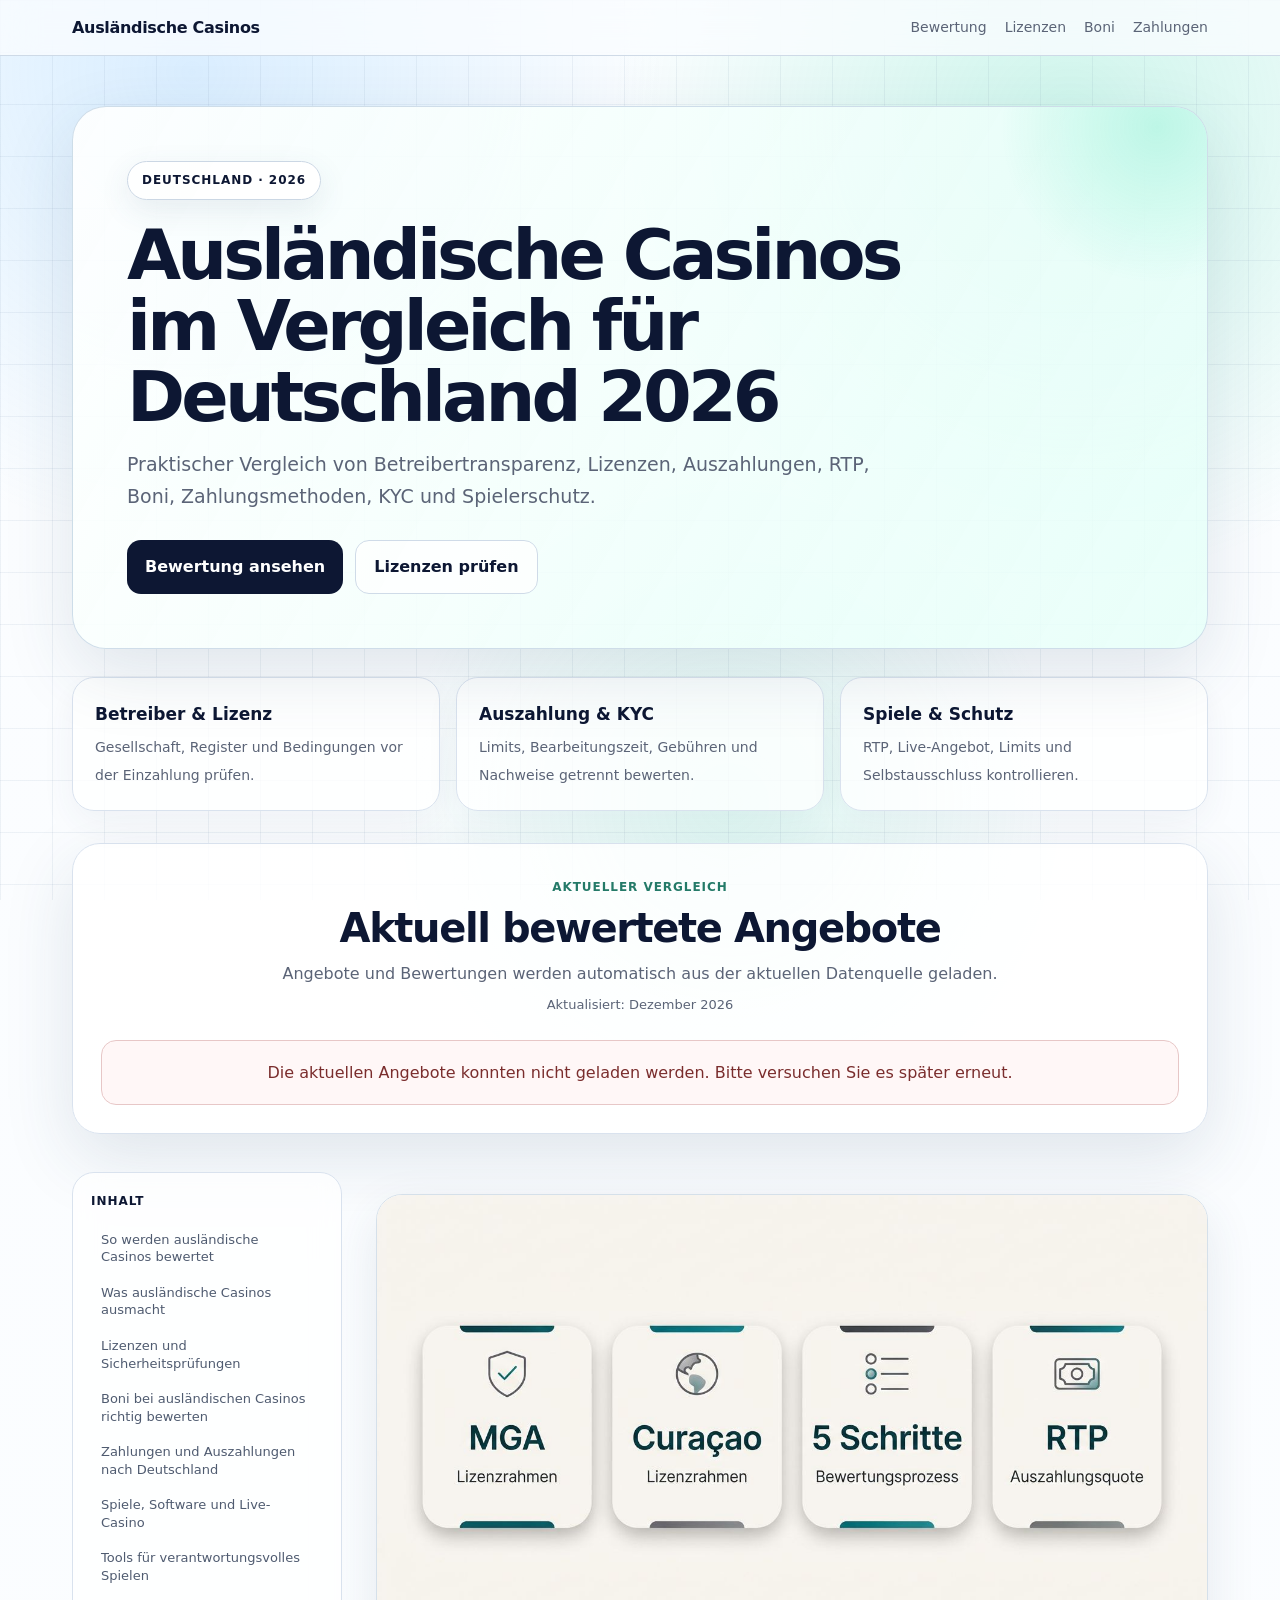
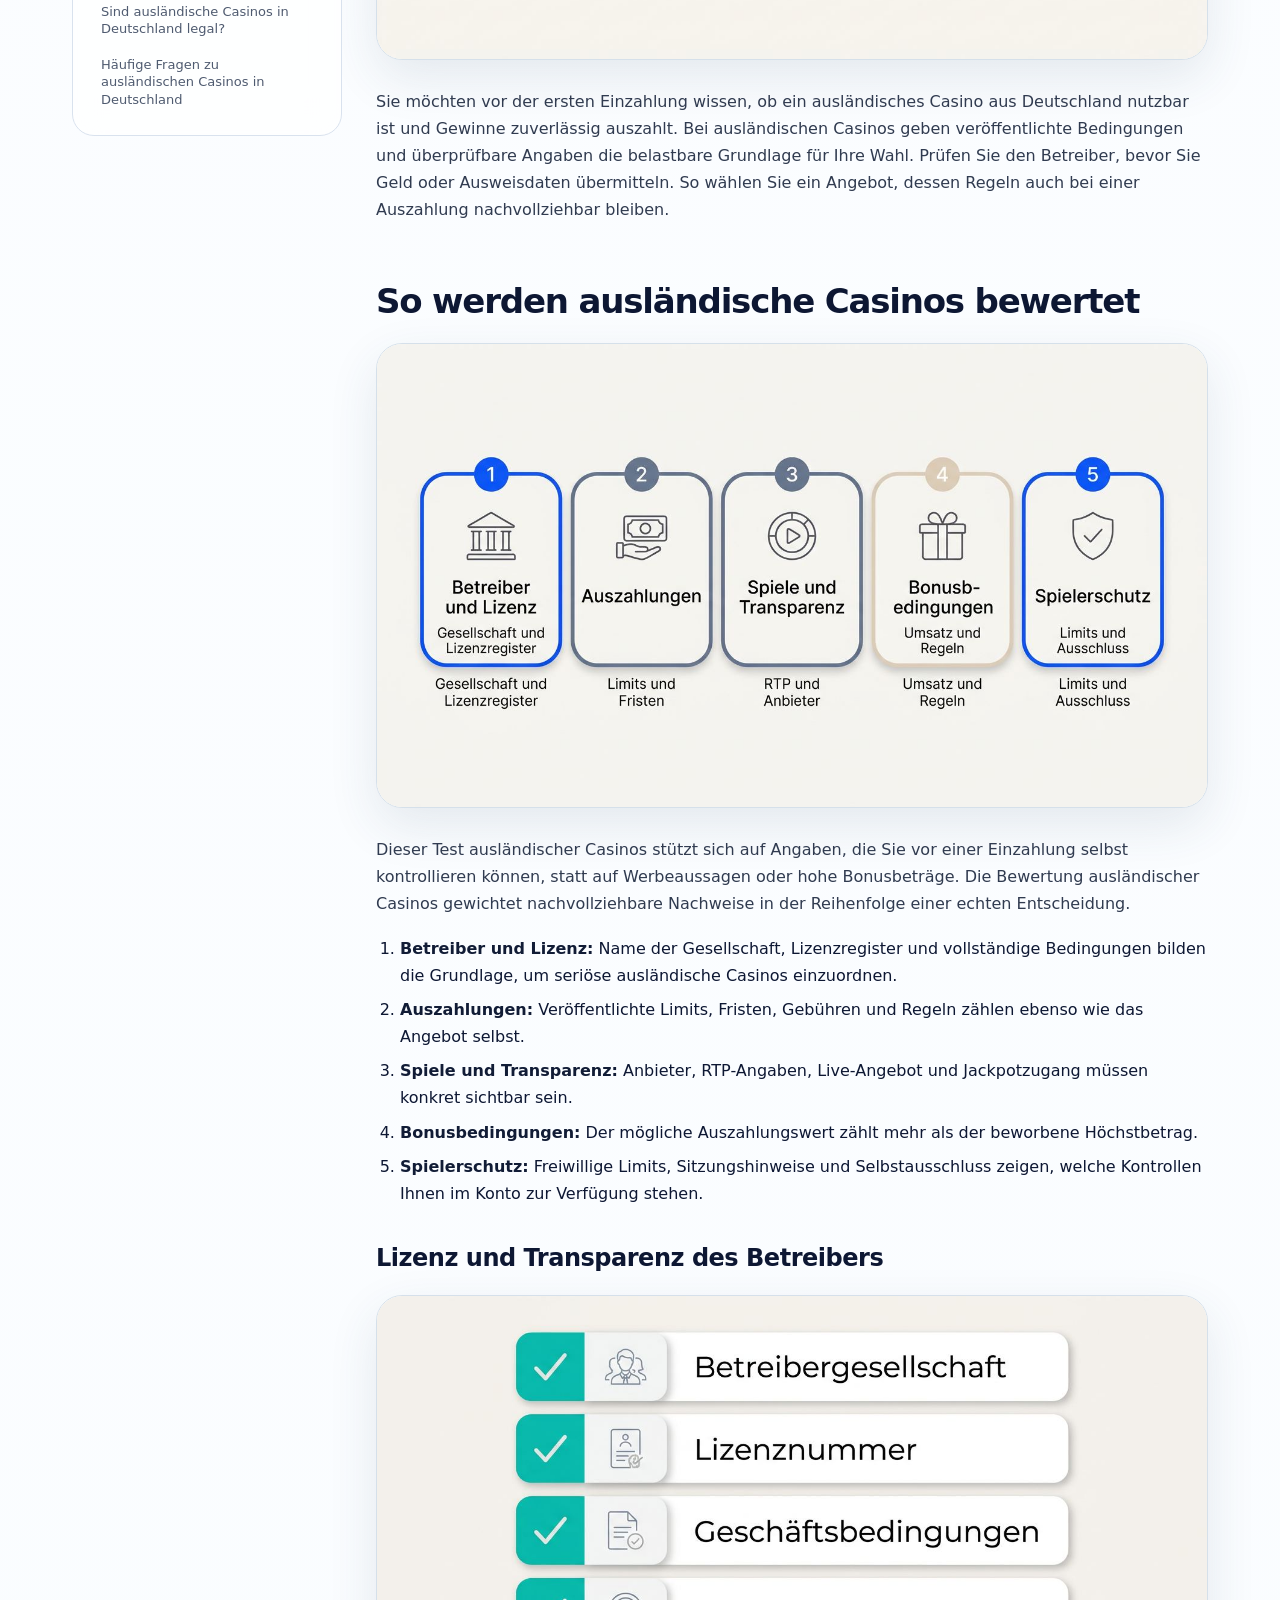
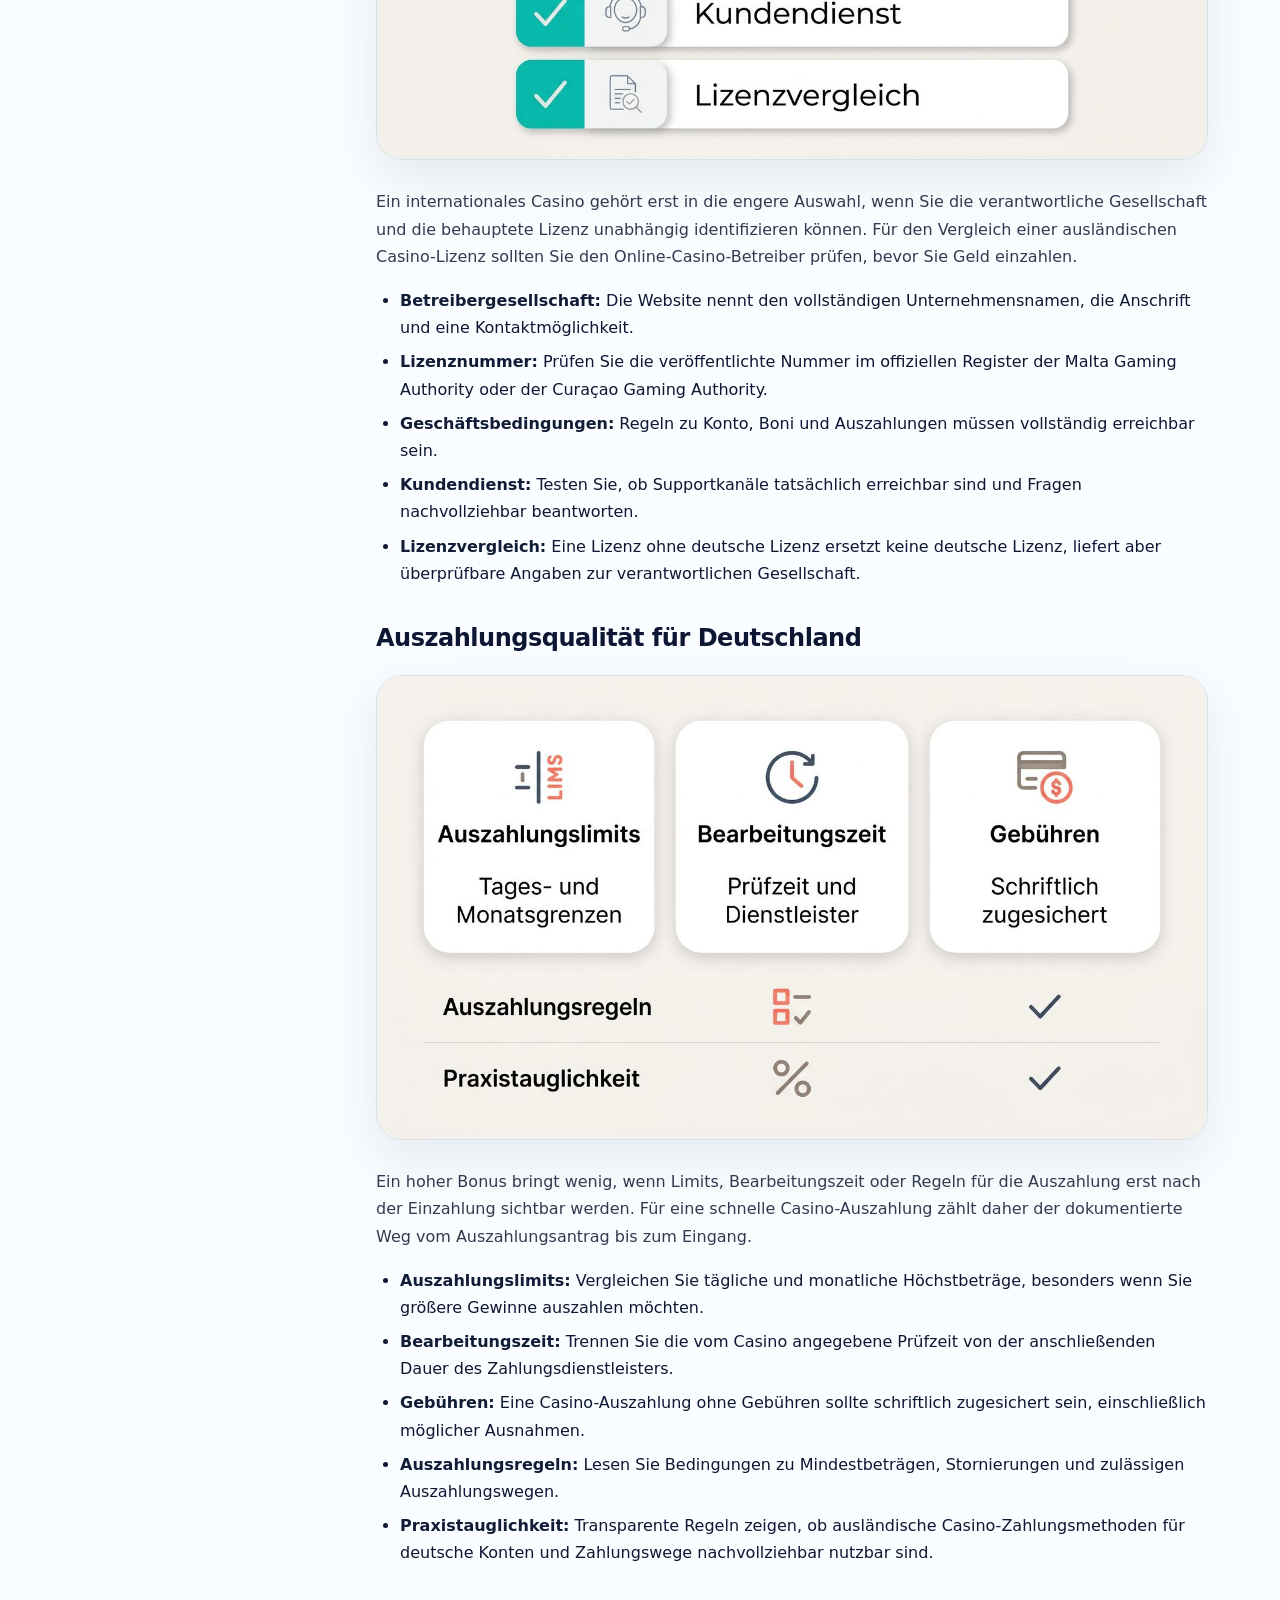
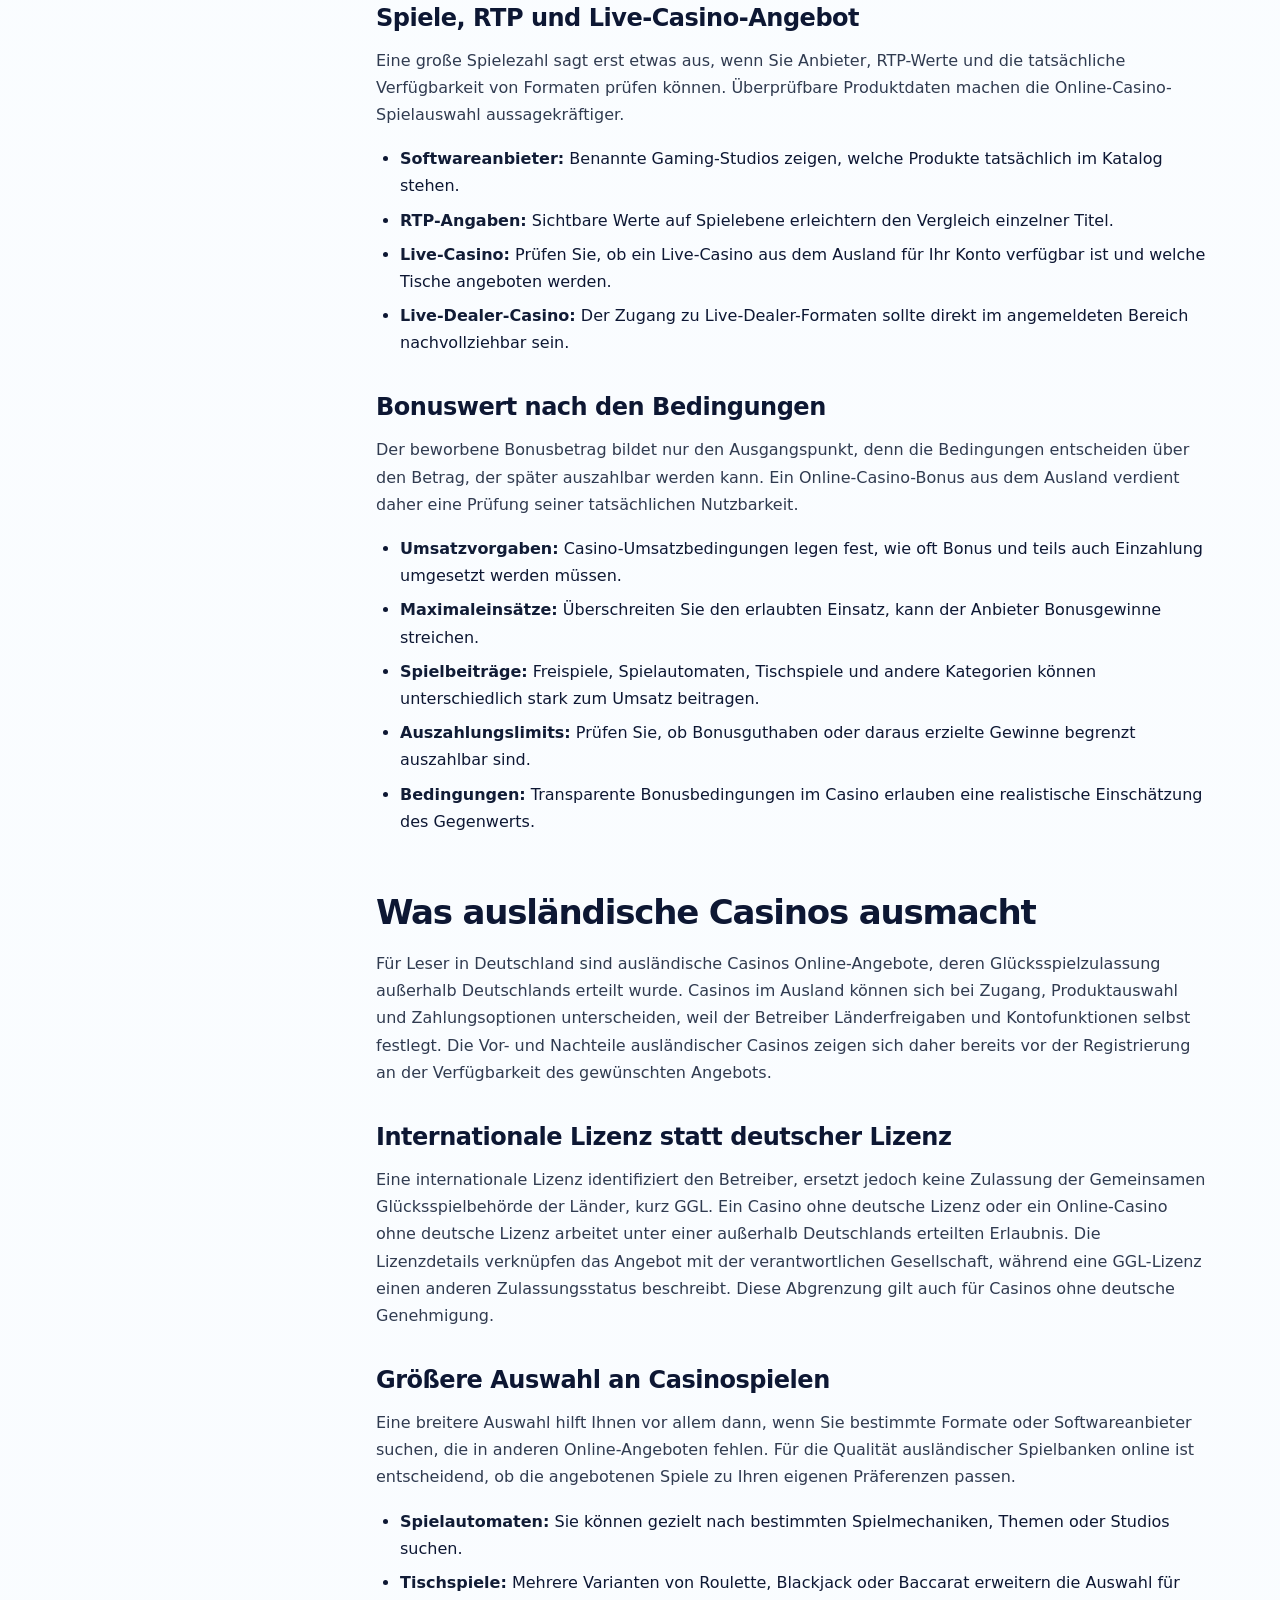
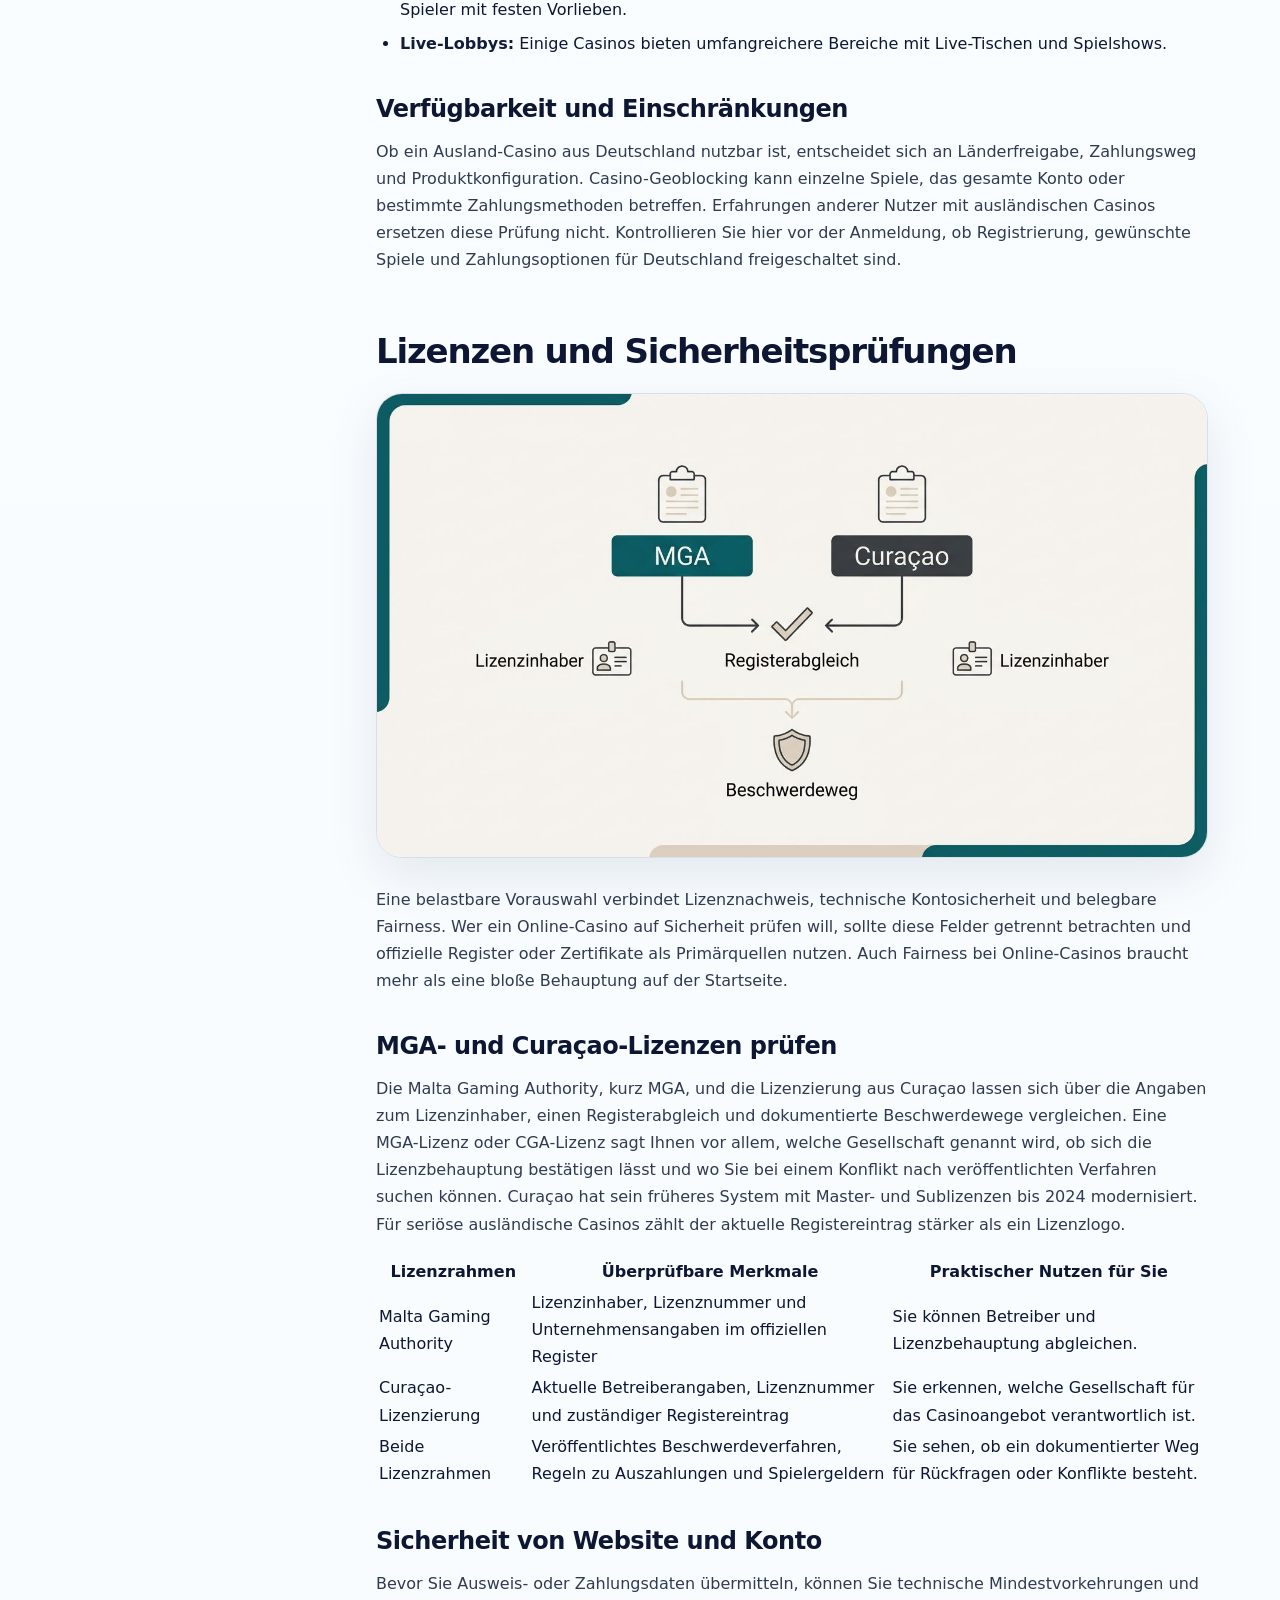
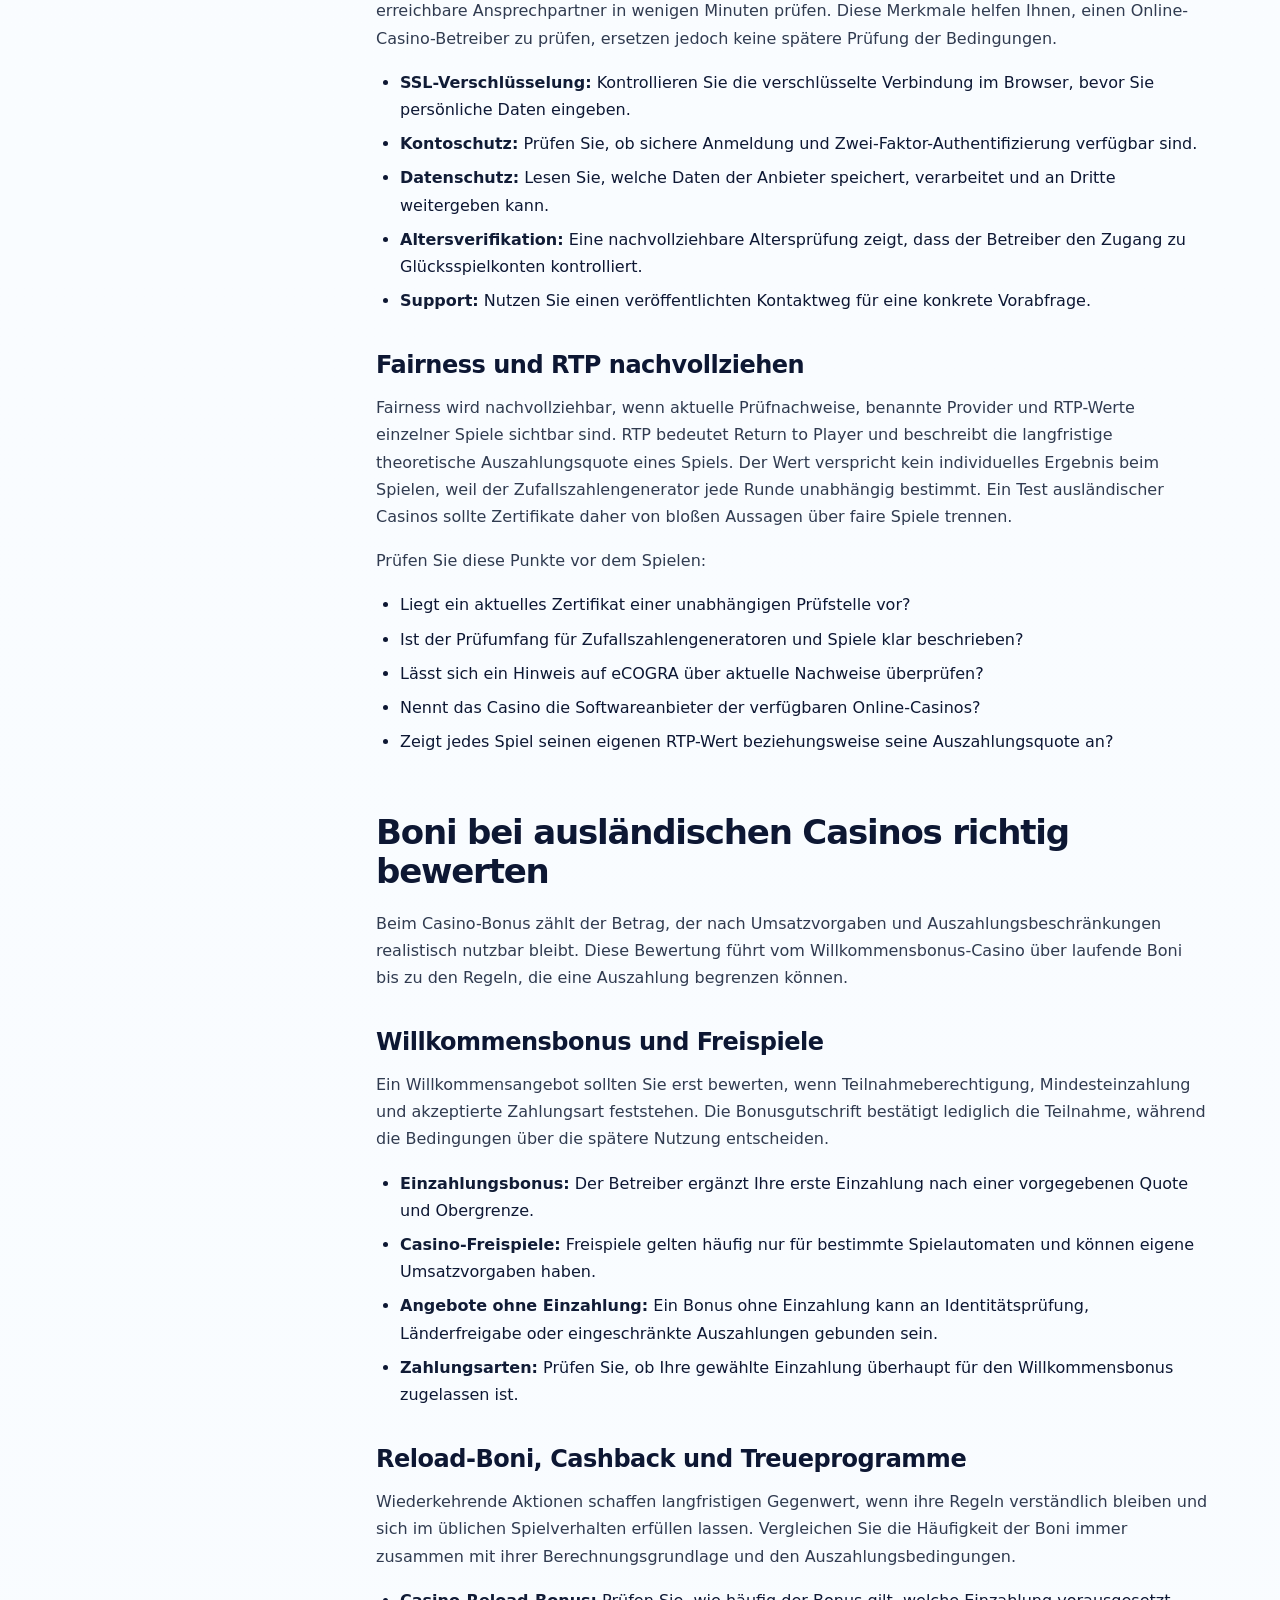
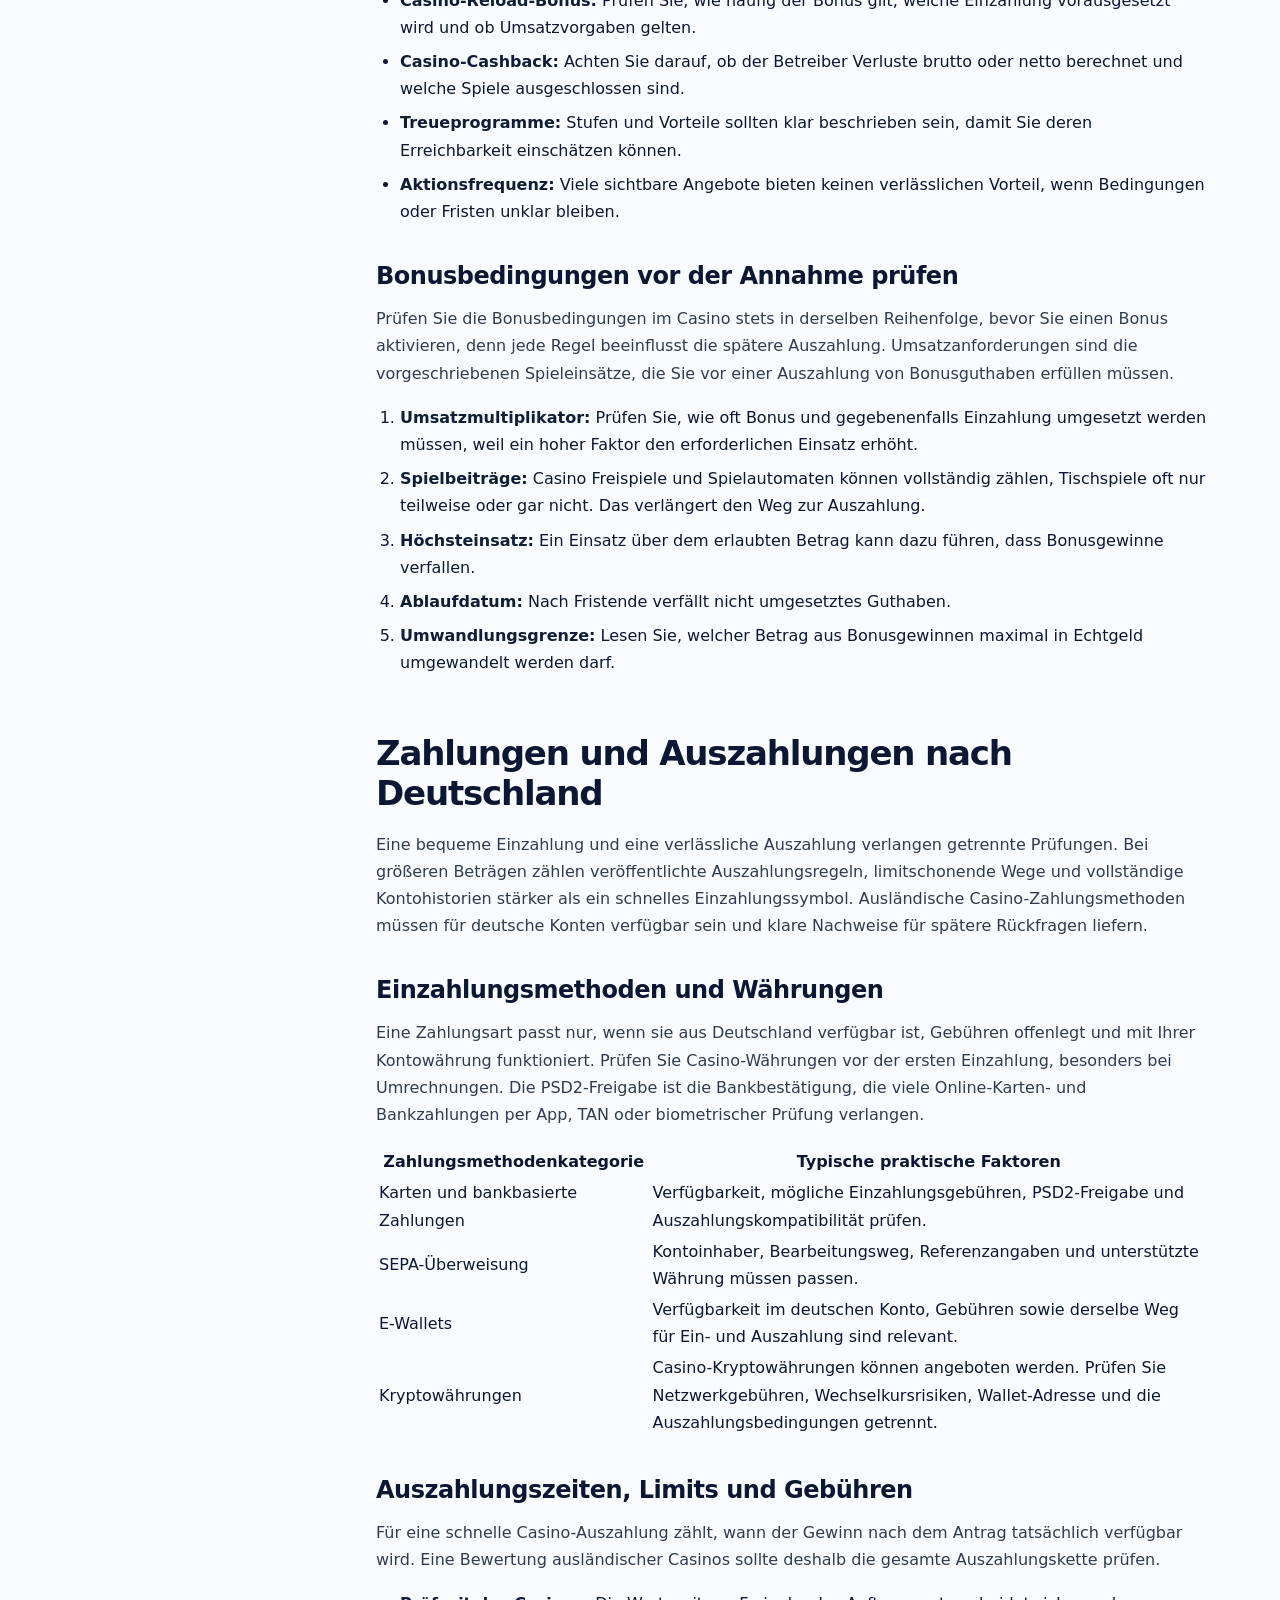
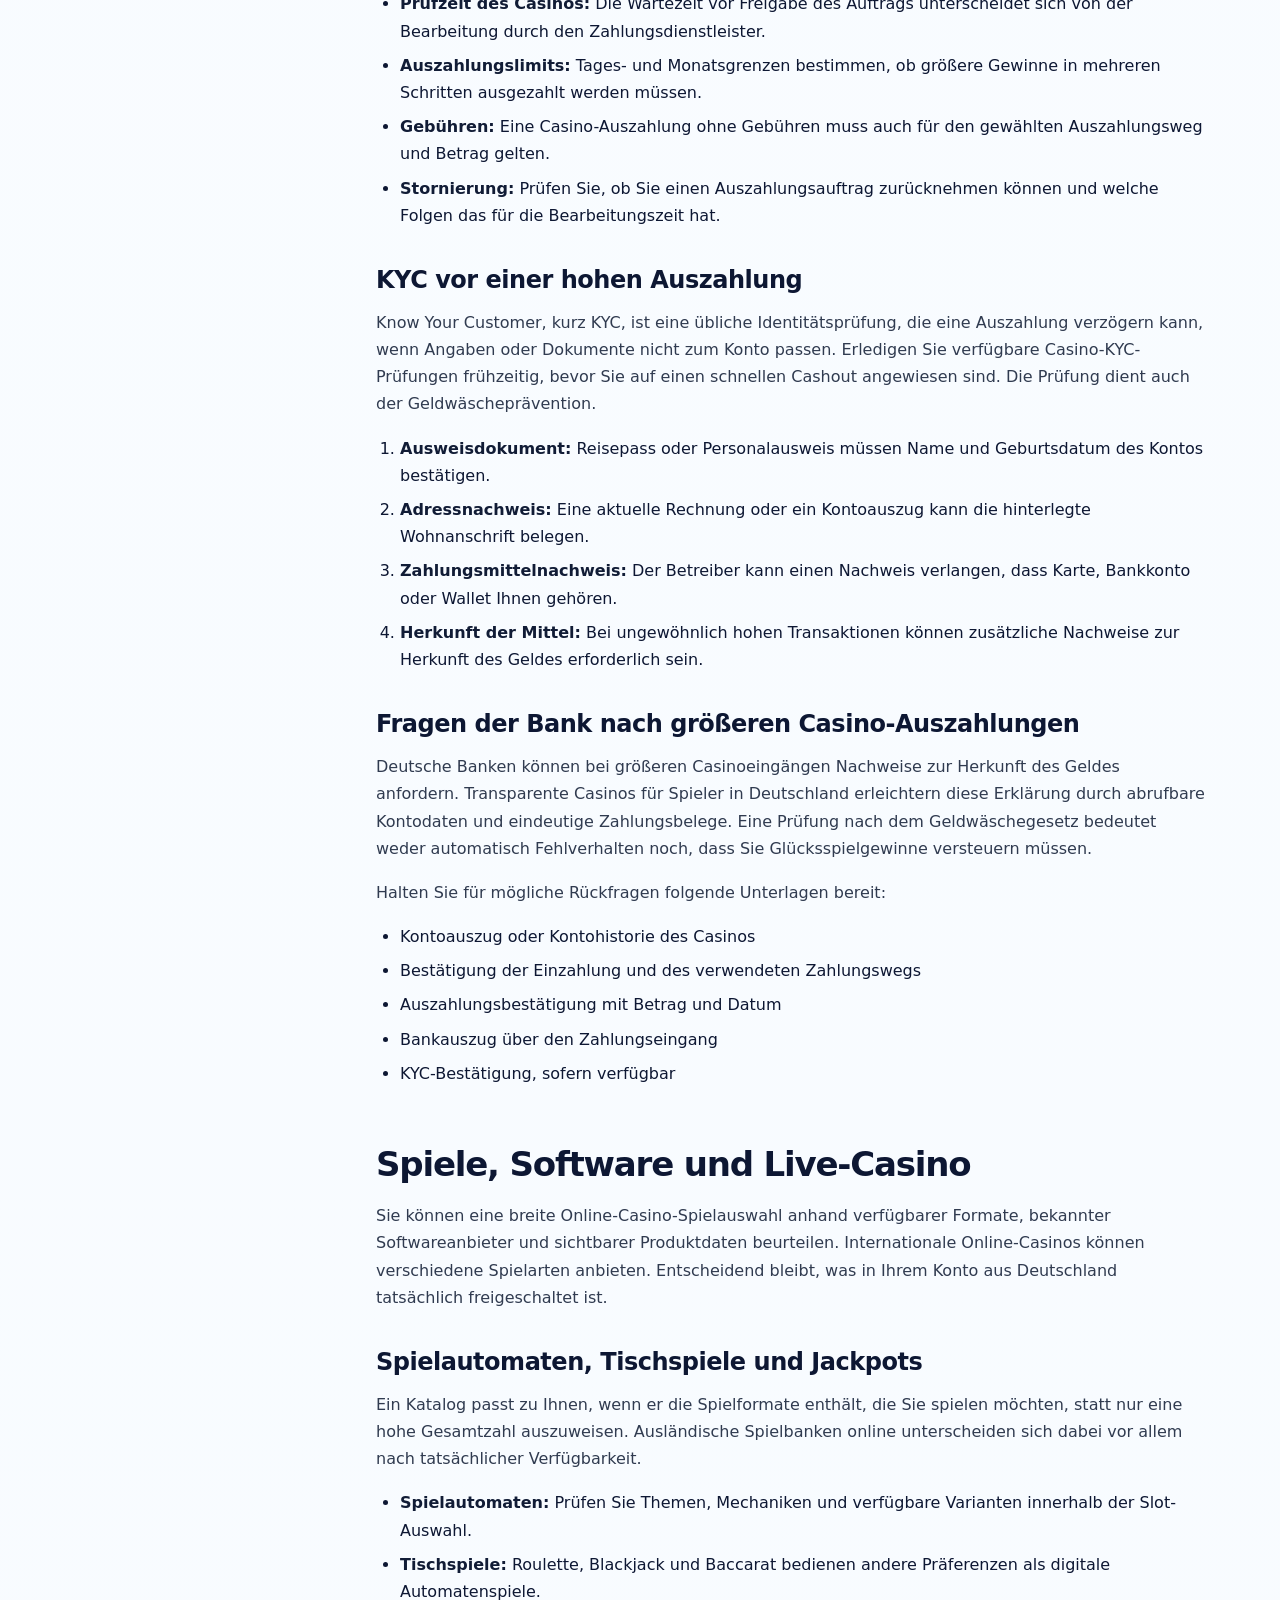
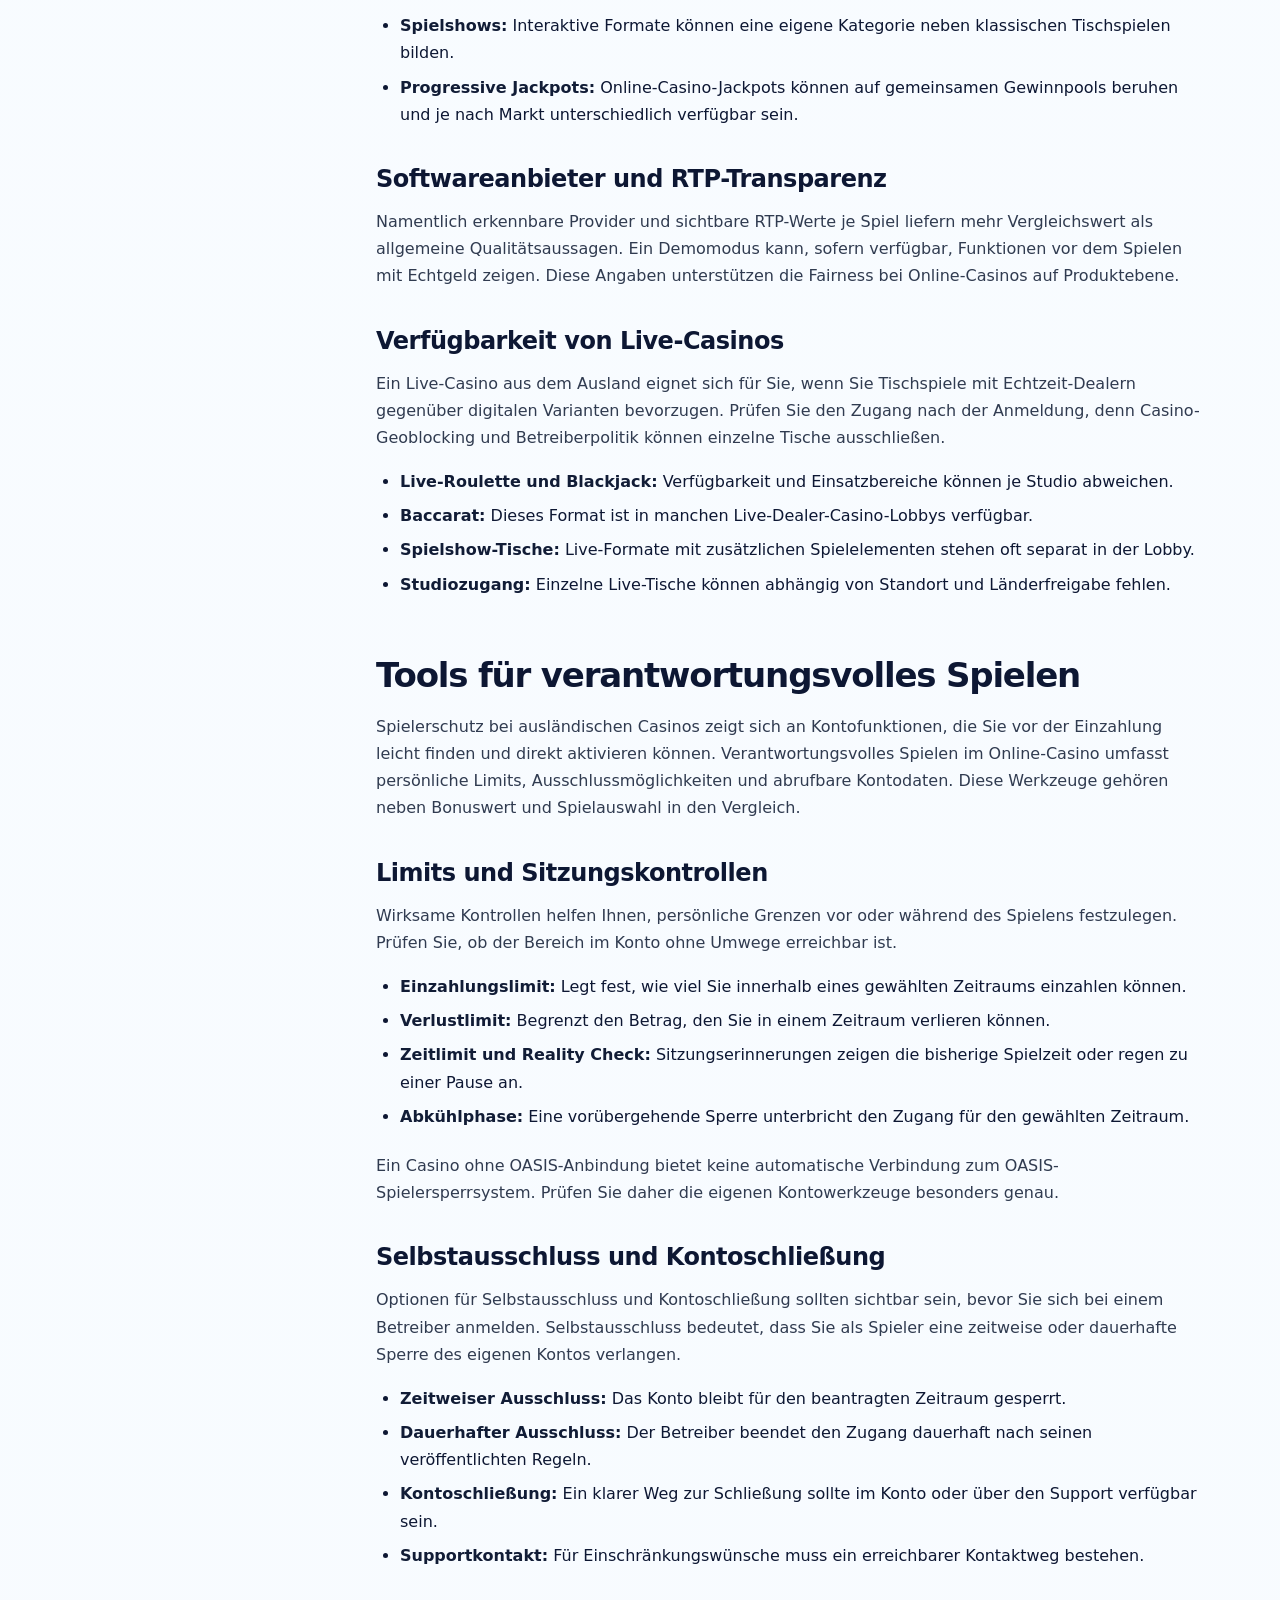
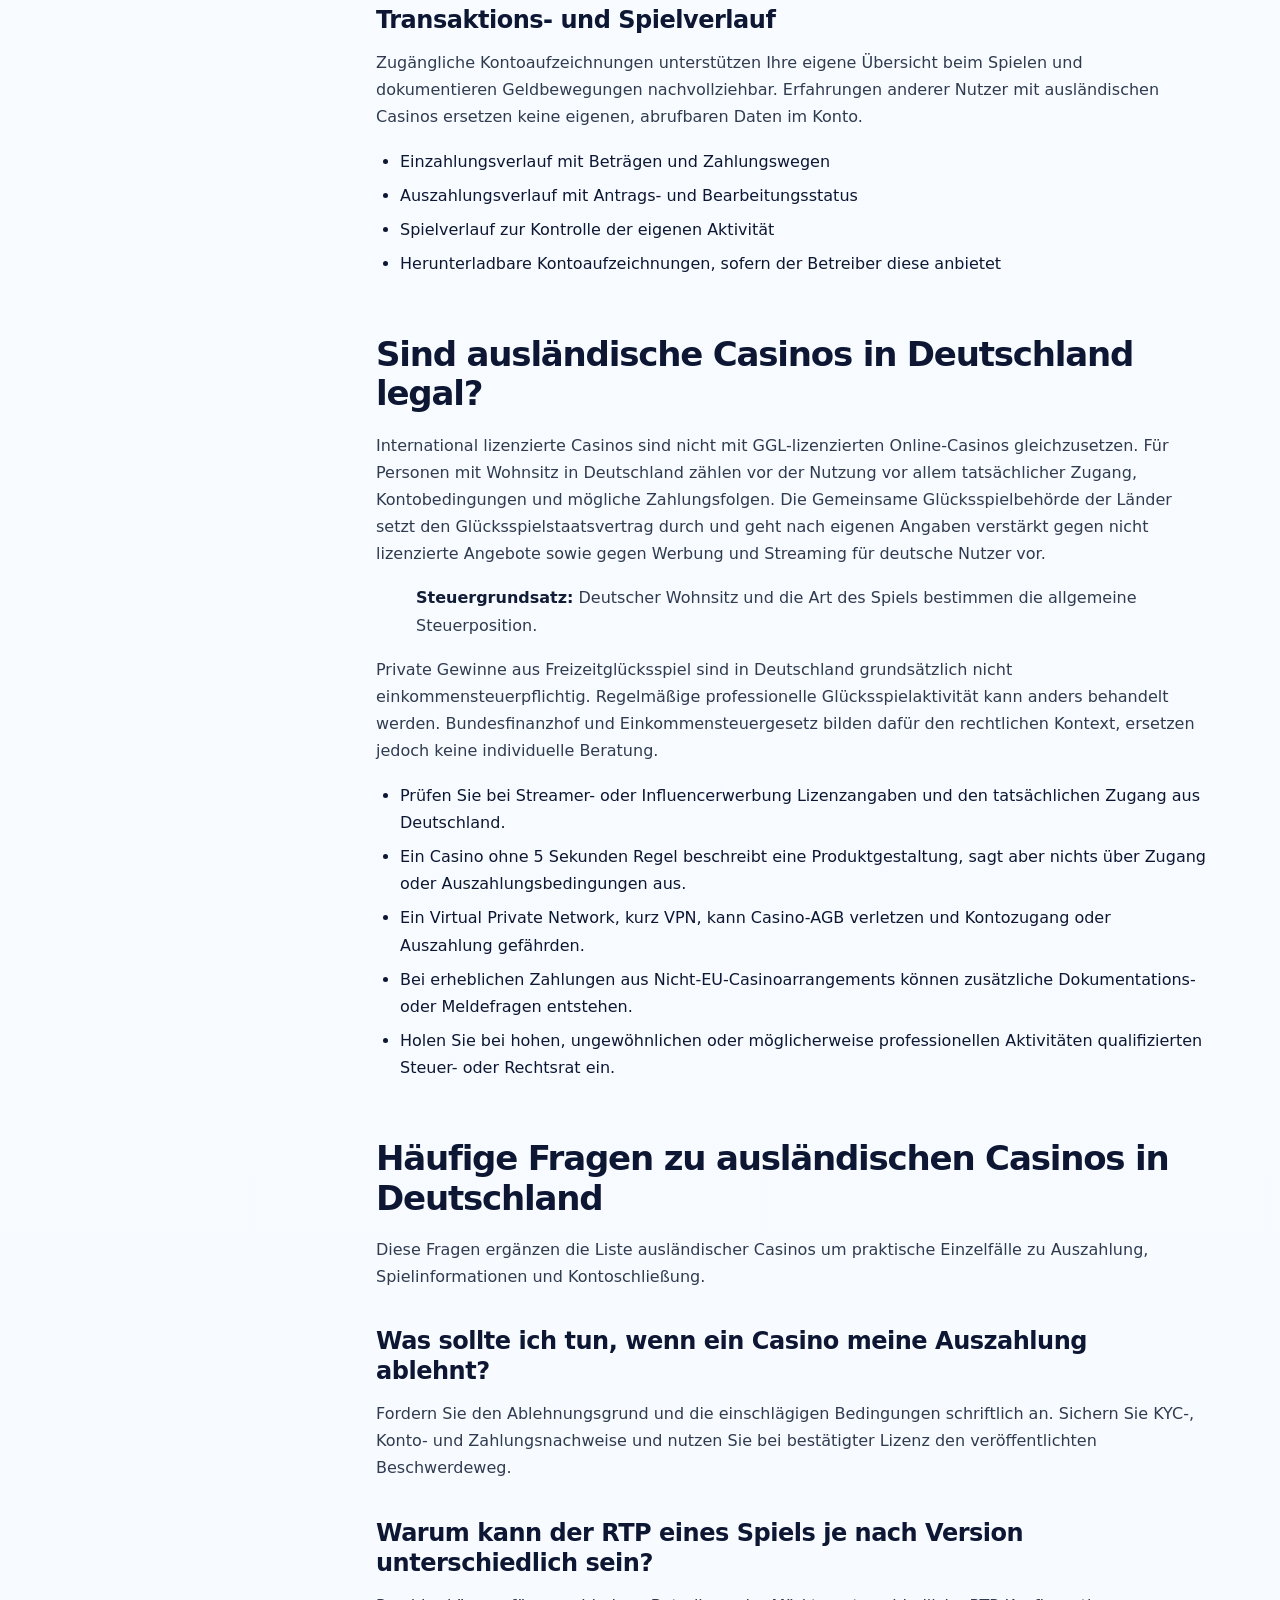
<file: index.html>
<!doctype html>
<html lang="de">
<head>
<meta charset="utf-8">
<meta name="viewport" content="width=device-width,initial-scale=1">
<title>Ausländische Casinos – Vergleich für Deutschland 2026</title>
<meta name="description" content="Ausländische Casinos im Vergleich für Deutschland 2026: Betreiber, Lizenzen, Auszahlungen, RTP, Boni, Zahlungsmethoden, KYC, Live-Casino und Spielerschutz.">
<link rel="canonical" href="https://auslandische-casinos.pages.dev/">
<meta name="theme-color" content="#f6f7fb">
<meta property="og:type" content="article">
<meta property="og:title" content="Ausländische Casinos – Vergleich für Deutschland 2026">
<meta property="og:description" content="Ausländische Casinos im Vergleich für Deutschland 2026: Betreiber, Lizenzen, Auszahlungen, RTP, Boni, Zahlungsmethoden, KYC, Live-Casino und Spielerschutz.">
<meta property="og:url" content="https://auslandische-casinos.pages.dev/">
<meta property="og:image" content="https://auslandische-casinos.pages.dev/assets/images/auslandische-casinos-vergleich-deutschland-2026.jpg">
<meta name="twitter:card" content="summary_large_image">
<link rel="icon" href="favicon.svg" type="image/svg+xml">
<link rel="preconnect" href="https://777cdnfiles.site" crossorigin>
<link rel="dns-prefetch" href="//777cdnfiles.site">
<link rel="stylesheet" href="assets/css/site.css">
<script type="application/ld+json">{"@context":"https://schema.org","@graph":[{"@type":"WebSite","@id":"https://auslandische-casinos.pages.dev/#website","url":"https://auslandische-casinos.pages.dev/","name":"Ausländische Casinos","inLanguage":"de-DE"},{"@type":"WebPage","@id":"https://auslandische-casinos.pages.dev/#webpage","url":"https://auslandische-casinos.pages.dev/","name":"Ausländische Casinos – Vergleich für Deutschland 2026","description":"Ausländische Casinos im Vergleich für Deutschland 2026: Betreiber, Lizenzen, Auszahlungen, RTP, Boni, Zahlungsmethoden, KYC, Live-Casino und Spielerschutz.","inLanguage":"de-DE","isPartOf":{"@id":"https://auslandische-casinos.pages.dev/#website"}},{"@type":"Article","@id":"https://auslandische-casinos.pages.dev/#article","url":"https://auslandische-casinos.pages.dev/","headline":"Ausländische Casinos im Vergleich für Deutschland 2026","description":"Ausländische Casinos im Vergleich für Deutschland 2026: Betreiber, Lizenzen, Auszahlungen, RTP, Boni, Zahlungsmethoden, KYC, Live-Casino und Spielerschutz.","inLanguage":"de-DE","mainEntityOfPage":{"@id":"https://auslandische-casinos.pages.dev/#webpage"},"image":["https://auslandische-casinos.pages.dev/assets/images/auslandische-casinos-vergleich-deutschland-2026.jpg","https://auslandische-casinos.pages.dev/assets/images/so-werden-auslandische-casinos-bewertet.jpg","https://auslandische-casinos.pages.dev/assets/images/lizenz-transparenz-betreiber.jpg","https://auslandische-casinos.pages.dev/assets/images/auszahlungsqualitat-deutschland.jpg","https://auslandische-casinos.pages.dev/assets/images/lizenzen-sicherheitsprufungen.jpg"]},{"@type":"FAQPage","@id":"https://auslandische-casinos.pages.dev/#faq","url":"https://auslandische-casinos.pages.dev/#haufige-fragen-zu-auslandischen-casinos-in-deutschland","inLanguage":"de-DE","mainEntity":[{"@type":"Question","name":"Was sollte ich tun, wenn ein Casino meine Auszahlung ablehnt?","acceptedAnswer":{"@type":"Answer","text":"Fordern Sie den Ablehnungsgrund und die einschlägigen Bedingungen schriftlich an. Sichern Sie KYC-, Konto- und Zahlungsnachweise und nutzen Sie bei bestätigter Lizenz den veröffentlichten Beschwerdeweg."}},{"@type":"Question","name":"Warum kann der RTP eines Spiels je nach Version unterschiedlich sein?","acceptedAnswer":{"@type":"Answer","text":"Provider können für verschiedene Betreiber oder Märkte unterschiedliche RTP-Konfigurationen bereitstellen. Prüfen Sie den RTP in der konkret verfügbaren Spielversion, denn er beschreibt nur einen langfristigen theoretischen Rücklauf."}},{"@type":"Question","name":"Was passiert mit offenen Boni, wenn ich mein Casino-Konto schließen lasse?","acceptedAnswer":{"@type":"Answer","text":"Offene Boni verfallen oder werden nach den Bonusbedingungen des Casinos nicht mehr nutzbar. Prüfen Sie Echtgeld und ausstehende Auszahlungen getrennt und kontaktieren Sie bei Unklarheiten den Support schriftlich."}}]}]}</script>
</head>
<body>
<a class="skip-link" href="#content">Zum Inhalt springen</a>

<header class="site-header">
  <div class="header-inner">
    <a class="brand" href="./">Ausländische Casinos</a>
    <nav class="header-nav" aria-label="Hauptnavigation">
      <a href="#so-werden-auslandische-casinos-bewertet">Bewertung</a>
      <a href="#lizenzen-und-sicherheitsprufungen">Lizenzen</a>
      <a href="#boni-bei-auslandischen-casinos-richtig-bewerten">Boni</a>
      <a href="#zahlungen-und-auszahlungen-nach-deutschland">Zahlungen</a>
    </nav>
  </div>
</header>

<section class="hero">
  <div class="hero-card">
    <span class="eyebrow">Deutschland · 2026</span>
    <h1>Ausländische Casinos im Vergleich für Deutschland 2026</h1>
    <p>Praktischer Vergleich von Betreibertransparenz, Lizenzen, Auszahlungen, RTP, Boni, Zahlungsmethoden, KYC und Spielerschutz.</p>
    <div class="hero-actions">
      <a class="btn btn-primary" href="#so-werden-auslandische-casinos-bewertet">Bewertung ansehen</a>
      <a class="btn btn-soft" href="#lizenzen-und-sicherheitsprufungen">Lizenzen prüfen</a>
    </div>
  </div>
</section>

<section class="quick-grid" aria-label="Kurzübersicht">
  <div class="quick-card"><strong>Betreiber & Lizenz</strong><span>Gesellschaft, Register und Bedingungen vor der Einzahlung prüfen.</span></div>
  <div class="quick-card"><strong>Auszahlung & KYC</strong><span>Limits, Bearbeitungszeit, Gebühren und Nachweise getrennt bewerten.</span></div>
  <div class="quick-card"><strong>Spiele & Schutz</strong><span>RTP, Live-Angebot, Limits und Selbstausschluss kontrollieren.</span></div>
</section>

<section class="affiliate-section" id="casino-vergleich" aria-labelledby="affiliate-title">
  <div class="affiliate-wrap">
    <div class="affiliate-heading">
      <span class="affiliate-kicker">Aktueller Vergleich</span>
      <h2 id="affiliate-title">Aktuell bewertete Angebote</h2>
      <p>Angebote und Bewertungen werden automatisch aus der aktuellen Datenquelle geladen.</p>
      <div class="affiliate-updated" id="affiliate-updated" aria-live="polite"></div>
    </div>
    <div class="affiliate-list" id="affiliate-table" aria-live="polite">
      <div class="affiliate-skeleton" aria-hidden="true"></div>
      <div class="affiliate-skeleton" aria-hidden="true"></div>
      <div class="affiliate-skeleton" aria-hidden="true"></div>
    </div>
  </div>
</section>

<div class="content-grid">
  <aside class="toc" aria-label="Inhaltsverzeichnis">
    <div class="toc-title">Inhalt</div>
    <a href="#so-werden-auslandische-casinos-bewertet">So werden ausländische Casinos bewertet</a><a href="#was-auslandische-casinos-ausmacht">Was ausländische Casinos ausmacht</a><a href="#lizenzen-und-sicherheitsprufungen">Lizenzen und Sicherheitsprüfungen</a><a href="#boni-bei-auslandischen-casinos-richtig-bewerten">Boni bei ausländischen Casinos richtig bewerten</a><a href="#zahlungen-und-auszahlungen-nach-deutschland">Zahlungen und Auszahlungen nach Deutschland</a><a href="#spiele-software-und-live-casino">Spiele, Software und Live-Casino</a><a href="#tools-fur-verantwortungsvolles-spielen">Tools für verantwortungsvolles Spielen</a><a href="#sind-auslandische-casinos-in-deutschland-legal">Sind ausländische Casinos in Deutschland legal?</a><a href="#haufige-fragen-zu-auslandischen-casinos-in-deutschland">Häufige Fragen zu ausländischen Casinos in Deutschland</a>
  </aside>
  <article class="article" id="content">
    <figure class="article-image hero-article-image"><img src="assets/images/auslandische-casinos-vergleich-deutschland-2026.jpg" alt="Ausländische Casinos im Vergleich für Deutschland 2026" width="1376" height="768" decoding="async"></figure>
    
<p>Sie möchten vor der ersten Einzahlung wissen, ob ein ausländisches Casino aus Deutschland nutzbar ist und Gewinne zuverlässig auszahlt. Bei ausländischen Casinos geben veröffentlichte Bedingungen und überprüfbare Angaben die belastbare Grundlage für Ihre Wahl. Prüfen Sie den Betreiber, bevor Sie Geld oder Ausweisdaten übermitteln. So wählen Sie ein Angebot, dessen Regeln auch bei einer Auszahlung nachvollziehbar bleiben.</p>
<h2 id="so-werden-auslandische-casinos-bewertet">So werden ausländische Casinos bewertet</h2><figure class="article-image"><img alt="So werden ausländische Casinos bewertet" decoding="async" height="768" loading="lazy" src="assets/images/so-werden-auslandische-casinos-bewertet.jpg" width="1376"/></figure>
<p>Dieser Test ausländischer Casinos stützt sich auf Angaben, die Sie vor einer Einzahlung selbst kontrollieren können, statt auf Werbeaussagen oder hohe Bonusbeträge. Die Bewertung ausländischer Casinos gewichtet nachvollziehbare Nachweise in der Reihenfolge einer echten Entscheidung.</p>
<ol>
<li><strong>Betreiber und Lizenz:</strong> Name der Gesellschaft, Lizenzregister und vollständige Bedingungen bilden die Grundlage, um seriöse ausländische Casinos einzuordnen.</li>
<li><strong>Auszahlungen:</strong> Veröffentlichte Limits, Fristen, Gebühren und Regeln zählen ebenso wie das Angebot selbst.</li>
<li><strong>Spiele und Transparenz:</strong> Anbieter, RTP-Angaben, Live-Angebot und Jackpotzugang müssen konkret sichtbar sein.</li>
<li><strong>Bonusbedingungen:</strong> Der mögliche Auszahlungswert zählt mehr als der beworbene Höchstbetrag.</li>
<li><strong>Spielerschutz:</strong> Freiwillige Limits, Sitzungshinweise und Selbstausschluss zeigen, welche Kontrollen Ihnen im Konto zur Verfügung stehen.</li>
</ol>
<h3 id="lizenz-und-transparenz-des-betreibers">Lizenz und Transparenz des Betreibers</h3><figure class="article-image"><img alt="Lizenz und Transparenz des Betreibers" decoding="async" height="768" loading="lazy" src="assets/images/lizenz-transparenz-betreiber.jpg" width="1376"/></figure>
<p>Ein internationales Casino gehört erst in die engere Auswahl, wenn Sie die verantwortliche Gesellschaft und die behauptete Lizenz unabhängig identifizieren können. Für den Vergleich einer ausländischen Casino-Lizenz sollten Sie den Online-Casino-Betreiber prüfen, bevor Sie Geld einzahlen.</p>
<ul>
<li><strong>Betreibergesellschaft:</strong> Die Website nennt den vollständigen Unternehmensnamen, die Anschrift und eine Kontaktmöglichkeit.</li>
<li><strong>Lizenznummer:</strong> Prüfen Sie die veröffentlichte Nummer im offiziellen Register der Malta Gaming Authority oder der Curaçao Gaming Authority.</li>
<li><strong>Geschäftsbedingungen:</strong> Regeln zu Konto, Boni und Auszahlungen müssen vollständig erreichbar sein.</li>
<li><strong>Kundendienst:</strong> Testen Sie, ob Supportkanäle tatsächlich erreichbar sind und Fragen nachvollziehbar beantworten.</li>
<li><strong>Lizenzvergleich:</strong> Eine Lizenz ohne deutsche Lizenz ersetzt keine deutsche Lizenz, liefert aber überprüfbare Angaben zur verantwortlichen Gesellschaft.</li>
</ul>
<h3 id="auszahlungsqualitat-fur-deutschland">Auszahlungsqualität für Deutschland</h3><figure class="article-image"><img alt="Auszahlungsqualität für Deutschland" decoding="async" height="768" loading="lazy" src="assets/images/auszahlungsqualitat-deutschland.jpg" width="1376"/></figure>
<p>Ein hoher Bonus bringt wenig, wenn Limits, Bearbeitungszeit oder Regeln für die Auszahlung erst nach der Einzahlung sichtbar werden. Für eine schnelle Casino-Auszahlung zählt daher der dokumentierte Weg vom Auszahlungsantrag bis zum Eingang.</p>
<ul>
<li><strong>Auszahlungslimits:</strong> Vergleichen Sie tägliche und monatliche Höchstbeträge, besonders wenn Sie größere Gewinne auszahlen möchten.</li>
<li><strong>Bearbeitungszeit:</strong> Trennen Sie die vom Casino angegebene Prüfzeit von der anschließenden Dauer des Zahlungsdienstleisters.</li>
<li><strong>Gebühren:</strong> Eine Casino-Auszahlung ohne Gebühren sollte schriftlich zugesichert sein, einschließlich möglicher Ausnahmen.</li>
<li><strong>Auszahlungsregeln:</strong> Lesen Sie Bedingungen zu Mindestbeträgen, Stornierungen und zulässigen Auszahlungswegen.</li>
<li><strong>Praxistauglichkeit:</strong> Transparente Regeln zeigen, ob ausländische Casino-Zahlungsmethoden für deutsche Konten und Zahlungswege nachvollziehbar nutzbar sind.</li>
</ul>
<h3 id="spiele-rtp-und-live-casino-angebot">Spiele, RTP und Live-Casino-Angebot</h3>
<p>Eine große Spielezahl sagt erst etwas aus, wenn Sie Anbieter, RTP-Werte und die tatsächliche Verfügbarkeit von Formaten prüfen können. Überprüfbare Produktdaten machen die Online-Casino-Spielauswahl aussagekräftiger.</p>
<ul>
<li><strong>Softwareanbieter:</strong> Benannte Gaming-Studios zeigen, welche Produkte tatsächlich im Katalog stehen.</li>
<li><strong>RTP-Angaben:</strong> Sichtbare Werte auf Spielebene erleichtern den Vergleich einzelner Titel.</li>
<li><strong>Live-Casino:</strong> Prüfen Sie, ob ein Live-Casino aus dem Ausland für Ihr Konto verfügbar ist und welche Tische angeboten werden.</li>
<li><strong>Live-Dealer-Casino:</strong> Der Zugang zu Live-Dealer-Formaten sollte direkt im angemeldeten Bereich nachvollziehbar sein.</li>
</ul>
<h3 id="bonuswert-nach-den-bedingungen">Bonuswert nach den Bedingungen</h3>
<p>Der beworbene Bonusbetrag bildet nur den Ausgangspunkt, denn die Bedingungen entscheiden über den Betrag, der später auszahlbar werden kann. Ein Online-Casino-Bonus aus dem Ausland verdient daher eine Prüfung seiner tatsächlichen Nutzbarkeit.</p>
<ul>
<li><strong>Umsatzvorgaben:</strong> Casino-Umsatzbedingungen legen fest, wie oft Bonus und teils auch Einzahlung umgesetzt werden müssen.</li>
<li><strong>Maximaleinsätze:</strong> Überschreiten Sie den erlaubten Einsatz, kann der Anbieter Bonusgewinne streichen.</li>
<li><strong>Spielbeiträge:</strong> Freispiele, Spielautomaten, Tischspiele und andere Kategorien können unterschiedlich stark zum Umsatz beitragen.</li>
<li><strong>Auszahlungslimits:</strong> Prüfen Sie, ob Bonusguthaben oder daraus erzielte Gewinne begrenzt auszahlbar sind.</li>
<li><strong>Bedingungen:</strong> Transparente Bonusbedingungen im Casino erlauben eine realistische Einschätzung des Gegenwerts.</li>
</ul>
<h2 id="was-auslandische-casinos-ausmacht">Was ausländische Casinos ausmacht</h2>
<p>Für Leser in Deutschland sind ausländische Casinos Online-Angebote, deren Glücksspielzulassung außerhalb Deutschlands erteilt wurde. Casinos im Ausland können sich bei Zugang, Produktauswahl und Zahlungsoptionen unterscheiden, weil der Betreiber Länderfreigaben und Kontofunktionen selbst festlegt. Die Vor- und Nachteile ausländischer Casinos zeigen sich daher bereits vor der Registrierung an der Verfügbarkeit des gewünschten Angebots.</p>
<h3 id="internationale-lizenz-statt-deutscher-lizenz">Internationale Lizenz statt deutscher Lizenz</h3>
<p>Eine internationale Lizenz identifiziert den Betreiber, ersetzt jedoch keine Zulassung der Gemeinsamen Glücksspielbehörde der Länder, kurz GGL. Ein Casino ohne deutsche Lizenz oder ein Online-Casino ohne deutsche Lizenz arbeitet unter einer außerhalb Deutschlands erteilten Erlaubnis. Die Lizenzdetails verknüpfen das Angebot mit der verantwortlichen Gesellschaft, während eine GGL-Lizenz einen anderen Zulassungsstatus beschreibt. Diese Abgrenzung gilt auch für Casinos ohne deutsche Genehmigung.</p>
<h3 id="grossere-auswahl-an-casinospielen">Größere Auswahl an Casinospielen</h3>
<p>Eine breitere Auswahl hilft Ihnen vor allem dann, wenn Sie bestimmte Formate oder Softwareanbieter suchen, die in anderen Online-Angeboten fehlen. Für die Qualität ausländischer Spielbanken online ist entscheidend, ob die angebotenen Spiele zu Ihren eigenen Präferenzen passen.</p>
<ul>
<li><strong>Spielautomaten:</strong> Sie können gezielt nach bestimmten Spielmechaniken, Themen oder Studios suchen.</li>
<li><strong>Tischspiele:</strong> Mehrere Varianten von Roulette, Blackjack oder Baccarat erweitern die Auswahl für Spieler mit festen Vorlieben.</li>
<li><strong>Live-Lobbys:</strong> Einige Casinos bieten umfangreichere Bereiche mit Live-Tischen und Spielshows.</li>
</ul>
<h3 id="verfugbarkeit-und-einschrankungen">Verfügbarkeit und Einschränkungen</h3>
<p>Ob ein Ausland-Casino aus Deutschland nutzbar ist, entscheidet sich an Länderfreigabe, Zahlungsweg und Produktkonfiguration. Casino-Geoblocking kann einzelne Spiele, das gesamte Konto oder bestimmte Zahlungsmethoden betreffen. Erfahrungen anderer Nutzer mit ausländischen Casinos ersetzen diese Prüfung nicht. Kontrollieren Sie hier vor der Anmeldung, ob Registrierung, gewünschte Spiele und Zahlungsoptionen für Deutschland freigeschaltet sind.</p>
<h2 id="lizenzen-und-sicherheitsprufungen">Lizenzen und Sicherheitsprüfungen</h2><figure class="article-image"><img alt="Lizenzen und Sicherheitsprüfungen" decoding="async" height="768" loading="lazy" src="assets/images/lizenzen-sicherheitsprufungen.jpg" width="1376"/></figure>
<p>Eine belastbare Vorauswahl verbindet Lizenznachweis, technische Kontosicherheit und belegbare Fairness. Wer ein Online-Casino auf Sicherheit prüfen will, sollte diese Felder getrennt betrachten und offizielle Register oder Zertifikate als Primärquellen nutzen. Auch Fairness bei Online-Casinos braucht mehr als eine bloße Behauptung auf der Startseite.</p>
<h3 id="mga-und-curacao-lizenzen-prufen">MGA- und Curaçao-Lizenzen prüfen</h3>
<p>Die Malta Gaming Authority, kurz MGA, und die Lizenzierung aus Curaçao lassen sich über die Angaben zum Lizenzinhaber, einen Registerabgleich und dokumentierte Beschwerdewege vergleichen. Eine MGA-Lizenz oder CGA-Lizenz sagt Ihnen vor allem, welche Gesellschaft genannt wird, ob sich die Lizenzbehauptung bestätigen lässt und wo Sie bei einem Konflikt nach veröffentlichten Verfahren suchen können. Curaçao hat sein früheres System mit Master- und Sublizenzen bis 2024 modernisiert. Für seriöse ausländische Casinos zählt der aktuelle Registereintrag stärker als ein Lizenzlogo.</p>
<table>
<thead>
<tr>
<th>Lizenzrahmen</th>
<th>Überprüfbare Merkmale</th>
<th>Praktischer Nutzen für Sie</th>
</tr>
</thead>
<tbody>
<tr>
<td>Malta Gaming Authority</td>
<td>Lizenzinhaber, Lizenznummer und Unternehmensangaben im offiziellen Register</td>
<td>Sie können Betreiber und Lizenzbehauptung abgleichen.</td>
</tr>
<tr>
<td>Curaçao-Lizenzierung</td>
<td>Aktuelle Betreiberangaben, Lizenznummer und zuständiger Registereintrag</td>
<td>Sie erkennen, welche Gesellschaft für das Casinoangebot verantwortlich ist.</td>
</tr>
<tr>
<td>Beide Lizenzrahmen</td>
<td>Veröffentlichtes Beschwerdeverfahren, Regeln zu Auszahlungen und Spielergeldern</td>
<td>Sie sehen, ob ein dokumentierter Weg für Rückfragen oder Konflikte besteht.</td>
</tr>
</tbody>
</table>
<h3 id="sicherheit-von-website-und-konto">Sicherheit von Website und Konto</h3>
<p>Bevor Sie Ausweis- oder Zahlungsdaten übermitteln, können Sie technische Mindestvorkehrungen und erreichbare Ansprechpartner in wenigen Minuten prüfen. Diese Merkmale helfen Ihnen, einen Online-Casino-Betreiber zu prüfen, ersetzen jedoch keine spätere Prüfung der Bedingungen.</p>
<ul>
<li><strong>SSL-Verschlüsselung:</strong> Kontrollieren Sie die verschlüsselte Verbindung im Browser, bevor Sie persönliche Daten eingeben.</li>
<li><strong>Kontoschutz:</strong> Prüfen Sie, ob sichere Anmeldung und Zwei-Faktor-Authentifizierung verfügbar sind.</li>
<li><strong>Datenschutz:</strong> Lesen Sie, welche Daten der Anbieter speichert, verarbeitet und an Dritte weitergeben kann.</li>
<li><strong>Altersverifikation:</strong> Eine nachvollziehbare Altersprüfung zeigt, dass der Betreiber den Zugang zu Glücksspielkonten kontrolliert.</li>
<li><strong>Support:</strong> Nutzen Sie einen veröffentlichten Kontaktweg für eine konkrete Vorabfrage.</li>
</ul>
<h3 id="fairness-und-rtp-nachvollziehen">Fairness und RTP nachvollziehen</h3>
<p>Fairness wird nachvollziehbar, wenn aktuelle Prüfnachweise, benannte Provider und RTP-Werte einzelner Spiele sichtbar sind. RTP bedeutet Return to Player und beschreibt die langfristige theoretische Auszahlungsquote eines Spiels. Der Wert verspricht kein individuelles Ergebnis beim Spielen, weil der Zufallszahlengenerator jede Runde unabhängig bestimmt. Ein Test ausländischer Casinos sollte Zertifikate daher von bloßen Aussagen über faire Spiele trennen.</p>
<p>Prüfen Sie diese Punkte vor dem Spielen:</p>
<ul>
<li>Liegt ein aktuelles Zertifikat einer unabhängigen Prüfstelle vor?</li>
<li>Ist der Prüfumfang für Zufallszahlengeneratoren und Spiele klar beschrieben?</li>
<li>Lässt sich ein Hinweis auf eCOGRA über aktuelle Nachweise überprüfen?</li>
<li>Nennt das Casino die Softwareanbieter der verfügbaren Online-Casinos?</li>
<li>Zeigt jedes Spiel seinen eigenen RTP-Wert beziehungsweise seine Auszahlungsquote an?</li>
</ul>
<h2 id="boni-bei-auslandischen-casinos-richtig-bewerten">Boni bei ausländischen Casinos richtig bewerten</h2>
<p>Beim Casino-Bonus zählt der Betrag, der nach Umsatzvorgaben und Auszahlungsbeschränkungen realistisch nutzbar bleibt. Diese Bewertung führt vom Willkommensbonus-Casino über laufende Boni bis zu den Regeln, die eine Auszahlung begrenzen können.</p>
<h3 id="willkommensbonus-und-freispiele">Willkommensbonus und Freispiele</h3>
<p>Ein Willkommensangebot sollten Sie erst bewerten, wenn Teilnahmeberechtigung, Mindesteinzahlung und akzeptierte Zahlungsart feststehen. Die Bonusgutschrift bestätigt lediglich die Teilnahme, während die Bedingungen über die spätere Nutzung entscheiden.</p>
<ul>
<li><strong>Einzahlungsbonus:</strong> Der Betreiber ergänzt Ihre erste Einzahlung nach einer vorgegebenen Quote und Obergrenze.</li>
<li><strong>Casino-Freispiele:</strong> Freispiele gelten häufig nur für bestimmte Spielautomaten und können eigene Umsatzvorgaben haben.</li>
<li><strong>Angebote ohne Einzahlung:</strong> Ein Bonus ohne Einzahlung kann an Identitätsprüfung, Länderfreigabe oder eingeschränkte Auszahlungen gebunden sein.</li>
<li><strong>Zahlungsarten:</strong> Prüfen Sie, ob Ihre gewählte Einzahlung überhaupt für den Willkommensbonus zugelassen ist.</li>
</ul>
<h3 id="reload-boni-cashback-und-treueprogramme">Reload-Boni, Cashback und Treueprogramme</h3>
<p>Wiederkehrende Aktionen schaffen langfristigen Gegenwert, wenn ihre Regeln verständlich bleiben und sich im üblichen Spielverhalten erfüllen lassen. Vergleichen Sie die Häufigkeit der Boni immer zusammen mit ihrer Berechnungsgrundlage und den Auszahlungsbedingungen.</p>
<ul>
<li><strong>Casino-Reload-Bonus:</strong> Prüfen Sie, wie häufig der Bonus gilt, welche Einzahlung vorausgesetzt wird und ob Umsatzvorgaben gelten.</li>
<li><strong>Casino-Cashback:</strong> Achten Sie darauf, ob der Betreiber Verluste brutto oder netto berechnet und welche Spiele ausgeschlossen sind.</li>
<li><strong>Treueprogramme:</strong> Stufen und Vorteile sollten klar beschrieben sein, damit Sie deren Erreichbarkeit einschätzen können.</li>
<li><strong>Aktionsfrequenz:</strong> Viele sichtbare Angebote bieten keinen verlässlichen Vorteil, wenn Bedingungen oder Fristen unklar bleiben.</li>
</ul>
<h3 id="bonusbedingungen-vor-der-annahme-prufen">Bonusbedingungen vor der Annahme prüfen</h3>
<p>Prüfen Sie die Bonusbedingungen im Casino stets in derselben Reihenfolge, bevor Sie einen Bonus aktivieren, denn jede Regel beeinflusst die spätere Auszahlung. Umsatzanforderungen sind die vorgeschriebenen Spieleinsätze, die Sie vor einer Auszahlung von Bonusguthaben erfüllen müssen.</p>
<ol>
<li><strong>Umsatzmultiplikator:</strong> Prüfen Sie, wie oft Bonus und gegebenenfalls Einzahlung umgesetzt werden müssen, weil ein hoher Faktor den erforderlichen Einsatz erhöht.</li>
<li><strong>Spielbeiträge:</strong> Casino Freispiele und Spielautomaten können vollständig zählen, Tischspiele oft nur teilweise oder gar nicht. Das verlängert den Weg zur Auszahlung.</li>
<li><strong>Höchsteinsatz:</strong> Ein Einsatz über dem erlaubten Betrag kann dazu führen, dass Bonusgewinne verfallen.</li>
<li><strong>Ablaufdatum:</strong> Nach Fristende verfällt nicht umgesetztes Guthaben.</li>
<li><strong>Umwandlungsgrenze:</strong> Lesen Sie, welcher Betrag aus Bonusgewinnen maximal in Echtgeld umgewandelt werden darf.</li>
</ol>
<h2 id="zahlungen-und-auszahlungen-nach-deutschland">Zahlungen und Auszahlungen nach Deutschland</h2>
<p>Eine bequeme Einzahlung und eine verlässliche Auszahlung verlangen getrennte Prüfungen. Bei größeren Beträgen zählen veröffentlichte Auszahlungsregeln, limitschonende Wege und vollständige Kontohistorien stärker als ein schnelles Einzahlungssymbol. Ausländische Casino-Zahlungsmethoden müssen für deutsche Konten verfügbar sein und klare Nachweise für spätere Rückfragen liefern.</p>
<h3 id="einzahlungsmethoden-und-wahrungen">Einzahlungsmethoden und Währungen</h3>
<p>Eine Zahlungsart passt nur, wenn sie aus Deutschland verfügbar ist, Gebühren offenlegt und mit Ihrer Kontowährung funktioniert. Prüfen Sie Casino-Währungen vor der ersten Einzahlung, besonders bei Umrechnungen. Die PSD2-Freigabe ist die Bankbestätigung, die viele Online-Karten- und Bankzahlungen per App, TAN oder biometrischer Prüfung verlangen.</p>
<table>
<thead>
<tr>
<th>Zahlungsmethodenkategorie</th>
<th>Typische praktische Faktoren</th>
</tr>
</thead>
<tbody>
<tr>
<td>Karten und bankbasierte Zahlungen</td>
<td>Verfügbarkeit, mögliche Einzahlungsgebühren, PSD2-Freigabe und Auszahlungskompatibilität prüfen.</td>
</tr>
<tr>
<td>SEPA-Überweisung</td>
<td>Kontoinhaber, Bearbeitungsweg, Referenzangaben und unterstützte Währung müssen passen.</td>
</tr>
<tr>
<td>E-Wallets</td>
<td>Verfügbarkeit im deutschen Konto, Gebühren sowie derselbe Weg für Ein- und Auszahlung sind relevant.</td>
</tr>
<tr>
<td>Kryptowährungen</td>
<td>Casino-Kryptowährungen können angeboten werden. Prüfen Sie Netzwerkgebühren, Wechselkursrisiken, Wallet-Adresse und die Auszahlungsbedingungen getrennt.</td>
</tr>
</tbody>
</table>
<h3 id="auszahlungszeiten-limits-und-gebuhren">Auszahlungszeiten, Limits und Gebühren</h3>
<p>Für eine schnelle Casino-Auszahlung zählt, wann der Gewinn nach dem Antrag tatsächlich verfügbar wird. Eine Bewertung ausländischer Casinos sollte deshalb die gesamte Auszahlungskette prüfen.</p>
<ul>
<li><strong>Prüfzeit des Casinos:</strong> Die Wartezeit vor Freigabe des Auftrags unterscheidet sich von der Bearbeitung durch den Zahlungsdienstleister.</li>
<li><strong>Auszahlungslimits:</strong> Tages- und Monatsgrenzen bestimmen, ob größere Gewinne in mehreren Schritten ausgezahlt werden müssen.</li>
<li><strong>Gebühren:</strong> Eine Casino-Auszahlung ohne Gebühren muss auch für den gewählten Auszahlungsweg und Betrag gelten.</li>
<li><strong>Stornierung:</strong> Prüfen Sie, ob Sie einen Auszahlungsauftrag zurücknehmen können und welche Folgen das für die Bearbeitungszeit hat.</li>
</ul>
<h3 id="kyc-vor-einer-hohen-auszahlung">KYC vor einer hohen Auszahlung</h3>
<p>Know Your Customer, kurz KYC, ist eine übliche Identitätsprüfung, die eine Auszahlung verzögern kann, wenn Angaben oder Dokumente nicht zum Konto passen. Erledigen Sie verfügbare Casino-KYC-Prüfungen frühzeitig, bevor Sie auf einen schnellen Cashout angewiesen sind. Die Prüfung dient auch der Geldwäscheprävention.</p>
<ol>
<li><strong>Ausweisdokument:</strong> Reisepass oder Personalausweis müssen Name und Geburtsdatum des Kontos bestätigen.</li>
<li><strong>Adressnachweis:</strong> Eine aktuelle Rechnung oder ein Kontoauszug kann die hinterlegte Wohnanschrift belegen.</li>
<li><strong>Zahlungsmittelnachweis:</strong> Der Betreiber kann einen Nachweis verlangen, dass Karte, Bankkonto oder Wallet Ihnen gehören.</li>
<li><strong>Herkunft der Mittel:</strong> Bei ungewöhnlich hohen Transaktionen können zusätzliche Nachweise zur Herkunft des Geldes erforderlich sein.</li>
</ol>
<h3 id="fragen-der-bank-nach-grosseren-casino-auszahlungen">Fragen der Bank nach größeren Casino-Auszahlungen</h3>
<p>Deutsche Banken können bei größeren Casinoeingängen Nachweise zur Herkunft des Geldes anfordern. Transparente Casinos für Spieler in Deutschland erleichtern diese Erklärung durch abrufbare Kontodaten und eindeutige Zahlungsbelege. Eine Prüfung nach dem Geldwäschegesetz bedeutet weder automatisch Fehlverhalten noch, dass Sie Glücksspielgewinne versteuern müssen.</p>
<p>Halten Sie für mögliche Rückfragen folgende Unterlagen bereit:</p>
<ul>
<li>Kontoauszug oder Kontohistorie des Casinos</li>
<li>Bestätigung der Einzahlung und des verwendeten Zahlungswegs</li>
<li>Auszahlungsbestätigung mit Betrag und Datum</li>
<li>Bankauszug über den Zahlungseingang</li>
<li>KYC-Bestätigung, sofern verfügbar</li>
</ul>
<h2 id="spiele-software-und-live-casino">Spiele, Software und Live-Casino</h2>
<p>Sie können eine breite Online-Casino-Spielauswahl anhand verfügbarer Formate, bekannter Softwareanbieter und sichtbarer Produktdaten beurteilen. Internationale Online-Casinos können verschiedene Spielarten anbieten. Entscheidend bleibt, was in Ihrem Konto aus Deutschland tatsächlich freigeschaltet ist.</p>
<h3 id="spielautomaten-tischspiele-und-jackpots">Spielautomaten, Tischspiele und Jackpots</h3>
<p>Ein Katalog passt zu Ihnen, wenn er die Spielformate enthält, die Sie spielen möchten, statt nur eine hohe Gesamtzahl auszuweisen. Ausländische Spielbanken online unterscheiden sich dabei vor allem nach tatsächlicher Verfügbarkeit.</p>
<ul>
<li><strong>Spielautomaten:</strong> Prüfen Sie Themen, Mechaniken und verfügbare Varianten innerhalb der Slot-Auswahl.</li>
<li><strong>Tischspiele:</strong> Roulette, Blackjack und Baccarat bedienen andere Präferenzen als digitale Automatenspiele.</li>
<li><strong>Spielshows:</strong> Interaktive Formate können eine eigene Kategorie neben klassischen Tischspielen bilden.</li>
<li><strong>Progressive Jackpots:</strong> Online-Casino-Jackpots können auf gemeinsamen Gewinnpools beruhen und je nach Markt unterschiedlich verfügbar sein.</li>
</ul>
<h3 id="softwareanbieter-und-rtp-transparenz">Softwareanbieter und RTP-Transparenz</h3>
<p>Namentlich erkennbare Provider und sichtbare RTP-Werte je Spiel liefern mehr Vergleichswert als allgemeine Qualitätsaussagen. Ein Demomodus kann, sofern verfügbar, Funktionen vor dem Spielen mit Echtgeld zeigen. Diese Angaben unterstützen die Fairness bei Online-Casinos auf Produktebene.</p>
<h3 id="verfugbarkeit-von-live-casinos">Verfügbarkeit von Live-Casinos</h3>
<p>Ein Live-Casino aus dem Ausland eignet sich für Sie, wenn Sie Tischspiele mit Echtzeit-Dealern gegenüber digitalen Varianten bevorzugen. Prüfen Sie den Zugang nach der Anmeldung, denn Casino-Geoblocking und Betreiberpolitik können einzelne Tische ausschließen.</p>
<ul>
<li><strong>Live-Roulette und Blackjack:</strong> Verfügbarkeit und Einsatzbereiche können je Studio abweichen.</li>
<li><strong>Baccarat:</strong> Dieses Format ist in manchen Live-Dealer-Casino-Lobbys verfügbar.</li>
<li><strong>Spielshow-Tische:</strong> Live-Formate mit zusätzlichen Spielelementen stehen oft separat in der Lobby.</li>
<li><strong>Studiozugang:</strong> Einzelne Live-Tische können abhängig von Standort und Länderfreigabe fehlen.</li>
</ul>
<h2 id="tools-fur-verantwortungsvolles-spielen">Tools für verantwortungsvolles Spielen</h2>
<p>Spielerschutz bei ausländischen Casinos zeigt sich an Kontofunktionen, die Sie vor der Einzahlung leicht finden und direkt aktivieren können. Verantwortungsvolles Spielen im Online-Casino umfasst persönliche Limits, Ausschlussmöglichkeiten und abrufbare Kontodaten. Diese Werkzeuge gehören neben Bonuswert und Spielauswahl in den Vergleich.</p>
<h3 id="limits-und-sitzungskontrollen">Limits und Sitzungskontrollen</h3>
<p>Wirksame Kontrollen helfen Ihnen, persönliche Grenzen vor oder während des Spielens festzulegen. Prüfen Sie, ob der Bereich im Konto ohne Umwege erreichbar ist.</p>
<ul>
<li><strong>Einzahlungslimit:</strong> Legt fest, wie viel Sie innerhalb eines gewählten Zeitraums einzahlen können.</li>
<li><strong>Verlustlimit:</strong> Begrenzt den Betrag, den Sie in einem Zeitraum verlieren können.</li>
<li><strong>Zeitlimit und Reality Check:</strong> Sitzungserinnerungen zeigen die bisherige Spielzeit oder regen zu einer Pause an.</li>
<li><strong>Abkühlphase:</strong> Eine vorübergehende Sperre unterbricht den Zugang für den gewählten Zeitraum.</li>
</ul>
<p>Ein Casino ohne OASIS-Anbindung bietet keine automatische Verbindung zum OASIS-Spielersperrsystem. Prüfen Sie daher die eigenen Kontowerkzeuge besonders genau.</p>
<h3 id="selbstausschluss-und-kontoschliessung">Selbstausschluss und Kontoschließung</h3>
<p>Optionen für Selbstausschluss und Kontoschließung sollten sichtbar sein, bevor Sie sich bei einem Betreiber anmelden. Selbstausschluss bedeutet, dass Sie als Spieler eine zeitweise oder dauerhafte Sperre des eigenen Kontos verlangen.</p>
<ul>
<li><strong>Zeitweiser Ausschluss:</strong> Das Konto bleibt für den beantragten Zeitraum gesperrt.</li>
<li><strong>Dauerhafter Ausschluss:</strong> Der Betreiber beendet den Zugang dauerhaft nach seinen veröffentlichten Regeln.</li>
<li><strong>Kontoschließung:</strong> Ein klarer Weg zur Schließung sollte im Konto oder über den Support verfügbar sein.</li>
<li><strong>Supportkontakt:</strong> Für Einschränkungswünsche muss ein erreichbarer Kontaktweg bestehen.</li>
</ul>
<h3 id="transaktions-und-spielverlauf">Transaktions- und Spielverlauf</h3>
<p>Zugängliche Kontoaufzeichnungen unterstützen Ihre eigene Übersicht beim Spielen und dokumentieren Geldbewegungen nachvollziehbar. Erfahrungen anderer Nutzer mit ausländischen Casinos ersetzen keine eigenen, abrufbaren Daten im Konto.</p>
<ul>
<li>Einzahlungsverlauf mit Beträgen und Zahlungswegen</li>
<li>Auszahlungsverlauf mit Antrags- und Bearbeitungsstatus</li>
<li>Spielverlauf zur Kontrolle der eigenen Aktivität</li>
<li>Herunterladbare Kontoaufzeichnungen, sofern der Betreiber diese anbietet</li>
</ul>
<h2 id="sind-auslandische-casinos-in-deutschland-legal">Sind ausländische Casinos in Deutschland legal?</h2>
<p>International lizenzierte Casinos sind nicht mit GGL-lizenzierten Online-Casinos gleichzusetzen. Für Personen mit Wohnsitz in Deutschland zählen vor der Nutzung vor allem tatsächlicher Zugang, Kontobedingungen und mögliche Zahlungsfolgen. Die Gemeinsame Glücksspielbehörde der Länder setzt den Glücksspielstaatsvertrag durch und geht nach eigenen Angaben verstärkt gegen nicht lizenzierte Angebote sowie gegen Werbung und Streaming für deutsche Nutzer vor.</p>
<blockquote>
<p><strong>Steuergrundsatz:</strong> Deutscher Wohnsitz und die Art des Spiels bestimmen die allgemeine Steuerposition.</p>
</blockquote>
<p>Private Gewinne aus Freizeitglücksspiel sind in Deutschland grundsätzlich nicht einkommensteuerpflichtig. Regelmäßige professionelle Glücksspielaktivität kann anders behandelt werden. Bundesfinanzhof und Einkommensteuergesetz bilden dafür den rechtlichen Kontext, ersetzen jedoch keine individuelle Beratung.</p>
<ul>
<li>Prüfen Sie bei Streamer- oder Influencerwerbung Lizenzangaben und den tatsächlichen Zugang aus Deutschland.</li>
<li>Ein Casino ohne 5 Sekunden Regel beschreibt eine Produktgestaltung, sagt aber nichts über Zugang oder Auszahlungsbedingungen aus.</li>
<li>Ein Virtual Private Network, kurz VPN, kann Casino-AGB verletzen und Kontozugang oder Auszahlung gefährden.</li>
<li>Bei erheblichen Zahlungen aus Nicht-EU-Casinoarrangements können zusätzliche Dokumentations- oder Meldefragen entstehen.</li>
<li>Holen Sie bei hohen, ungewöhnlichen oder möglicherweise professionellen Aktivitäten qualifizierten Steuer- oder Rechtsrat ein.</li>
</ul>
<h2 id="haufige-fragen-zu-auslandischen-casinos-in-deutschland">Häufige Fragen zu ausländischen Casinos in Deutschland</h2>
<p>Diese Fragen ergänzen die Liste ausländischer Casinos um praktische Einzelfälle zu Auszahlung, Spielinformationen und Kontoschließung.</p>
<h3 id="was-sollte-ich-tun-wenn-ein-casino-meine-auszahlung-ablehnt">Was sollte ich tun, wenn ein Casino meine Auszahlung ablehnt?</h3>
<p>Fordern Sie den Ablehnungsgrund und die einschlägigen Bedingungen schriftlich an. Sichern Sie KYC-, Konto- und Zahlungsnachweise und nutzen Sie bei bestätigter Lizenz den veröffentlichten Beschwerdeweg.</p>
<h3 id="warum-kann-der-rtp-eines-spiels-je-nach-version-unterschiedlich-sein">Warum kann der RTP eines Spiels je nach Version unterschiedlich sein?</h3>
<p>Provider können für verschiedene Betreiber oder Märkte unterschiedliche RTP-Konfigurationen bereitstellen. Prüfen Sie den RTP in der konkret verfügbaren Spielversion, denn er beschreibt nur einen langfristigen theoretischen Rücklauf.</p>
<h3 id="was-passiert-mit-offenen-boni-wenn-ich-mein-casino-konto-schliessen-lasse">Was passiert mit offenen Boni, wenn ich mein Casino-Konto schließen lasse?</h3>
<p>Offene Boni verfallen oder werden nach den Bonusbedingungen des Casinos nicht mehr nutzbar. Prüfen Sie Echtgeld und ausstehende Auszahlungen getrennt und kontaktieren Sie bei Unklarheiten den Support schriftlich.</p>

  </article>
</div>

<footer class="site-footer">
  <div class="footer-inner">
    <span>Unabhängiger redaktioneller Vergleich · 2026</span>
    <nav aria-label="Website-Informationen">
      <a href="redaktionsrichtlinie/">Redaktionsrichtlinie</a>
      <a href="datenschutz/">Datenschutz</a>
      <a href="barrierefreiheit/">Barrierefreiheit</a>
      <a href="kontakt/">Kontakt</a>
    </nav>
  </div>
</footer>

<script src="assets/js/affiliate-table.js" defer></script>
<script src="assets/js/site.js" defer></script>
</body>
</html>
</file>
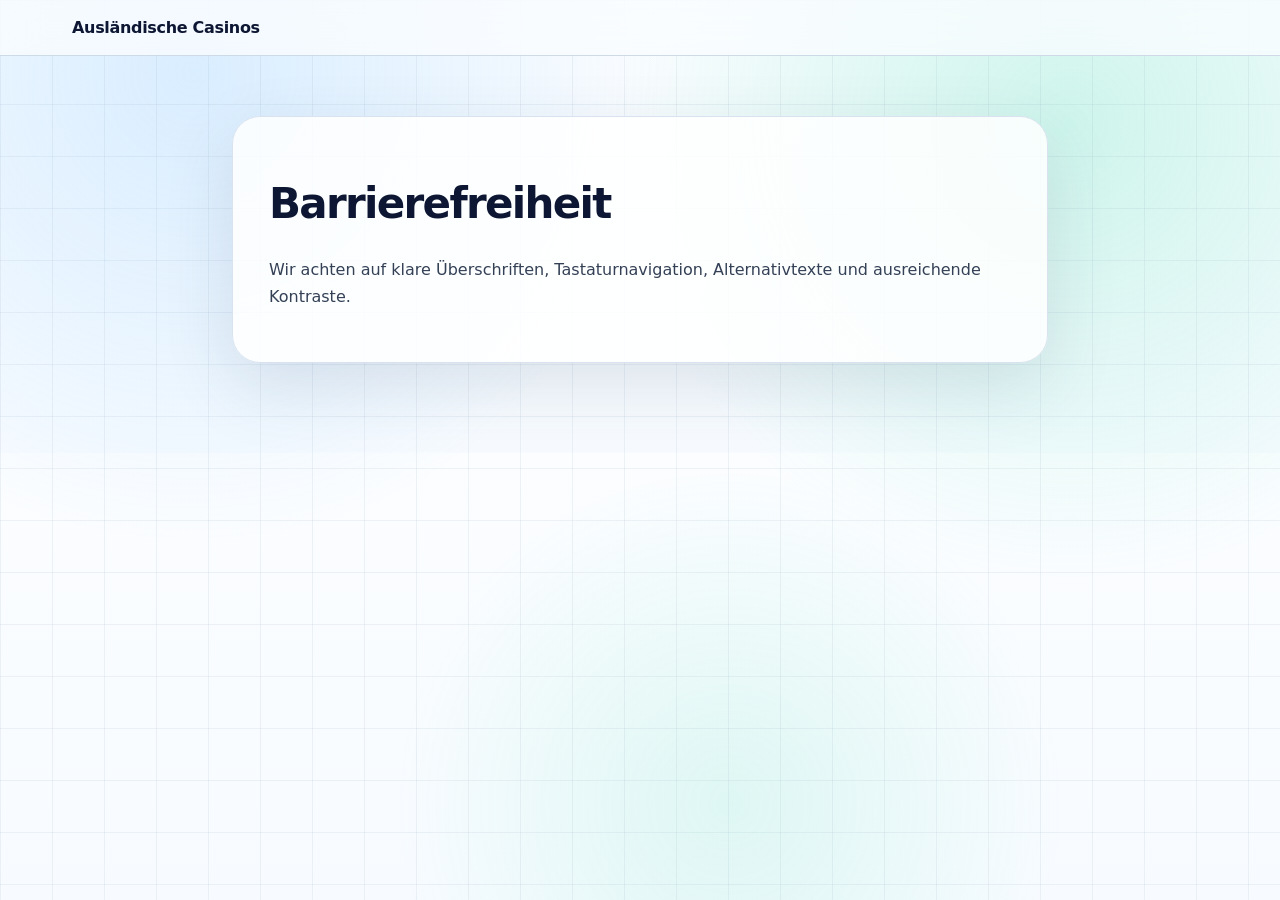
<file: barrierefreiheit/index.html>
<!doctype html><html lang="de"><head><meta charset="utf-8"><meta name="viewport" content="width=device-width,initial-scale=1"><title>Barrierefreiheit – Ausländische Casinos</title><meta name="robots" content="index,follow"><link rel="canonical" href="https://auslandische-casinos.pages.dev/barrierefreiheit/"><link rel="stylesheet" href="../assets/css/site.css"></head><body><header class="site-header"><div class="header-inner"><a class="brand" href="../">Ausländische Casinos</a></div></header><main class="subpage"><div class="subpage-card"><h1>Barrierefreiheit</h1><p>Wir achten auf klare Überschriften, Tastaturnavigation, Alternativtexte und ausreichende Kontraste.</p></div></main></body></html>
</file>
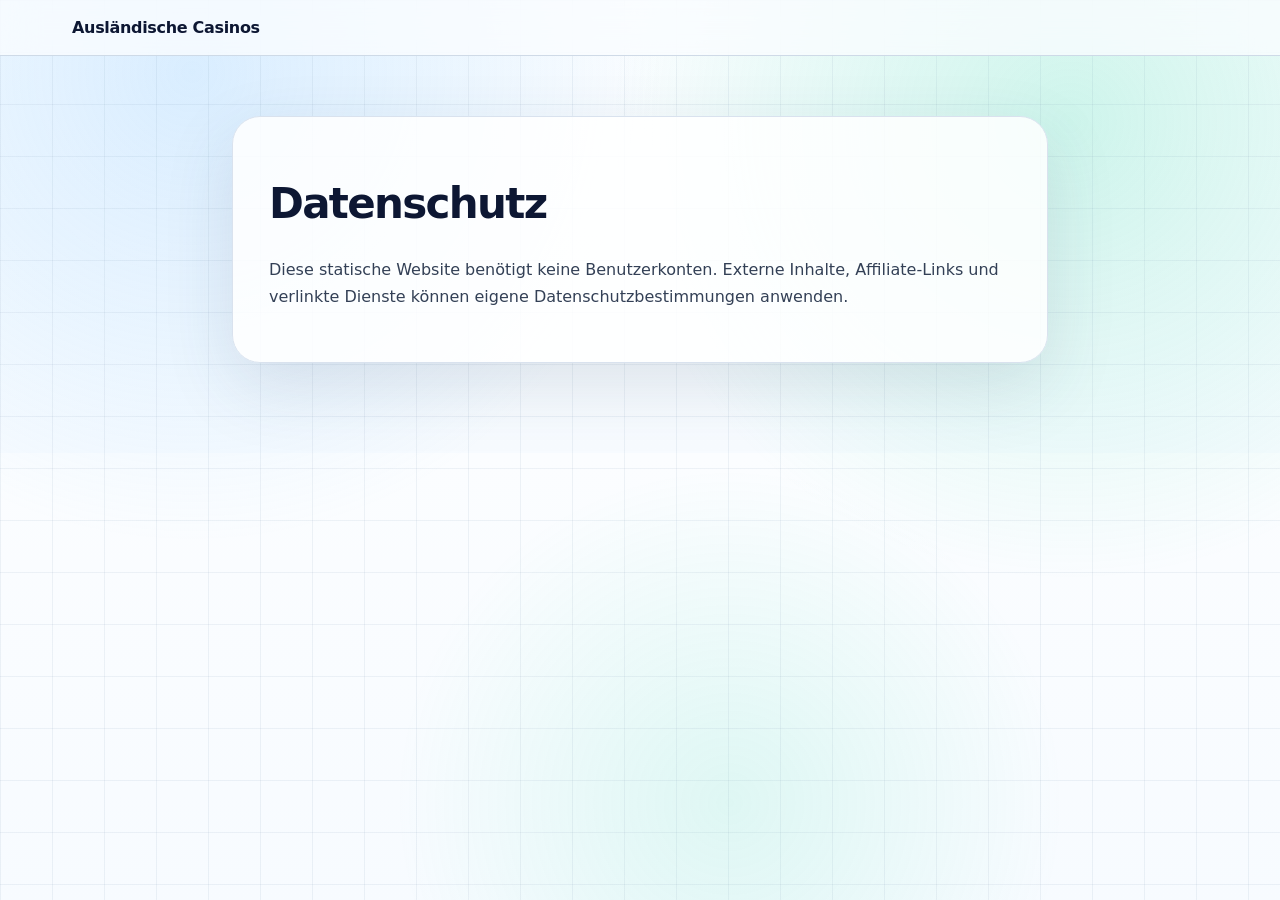
<file: datenschutz/index.html>
<!doctype html><html lang="de"><head><meta charset="utf-8"><meta name="viewport" content="width=device-width,initial-scale=1"><title>Datenschutz – Ausländische Casinos</title><meta name="robots" content="index,follow"><link rel="canonical" href="https://auslandische-casinos.pages.dev/datenschutz/"><link rel="stylesheet" href="../assets/css/site.css"></head><body><header class="site-header"><div class="header-inner"><a class="brand" href="../">Ausländische Casinos</a></div></header><main class="subpage"><div class="subpage-card"><h1>Datenschutz</h1><p>Diese statische Website benötigt keine Benutzerkonten. Externe Inhalte, Affiliate-Links und verlinkte Dienste können eigene Datenschutzbestimmungen anwenden.</p></div></main></body></html>
</file>
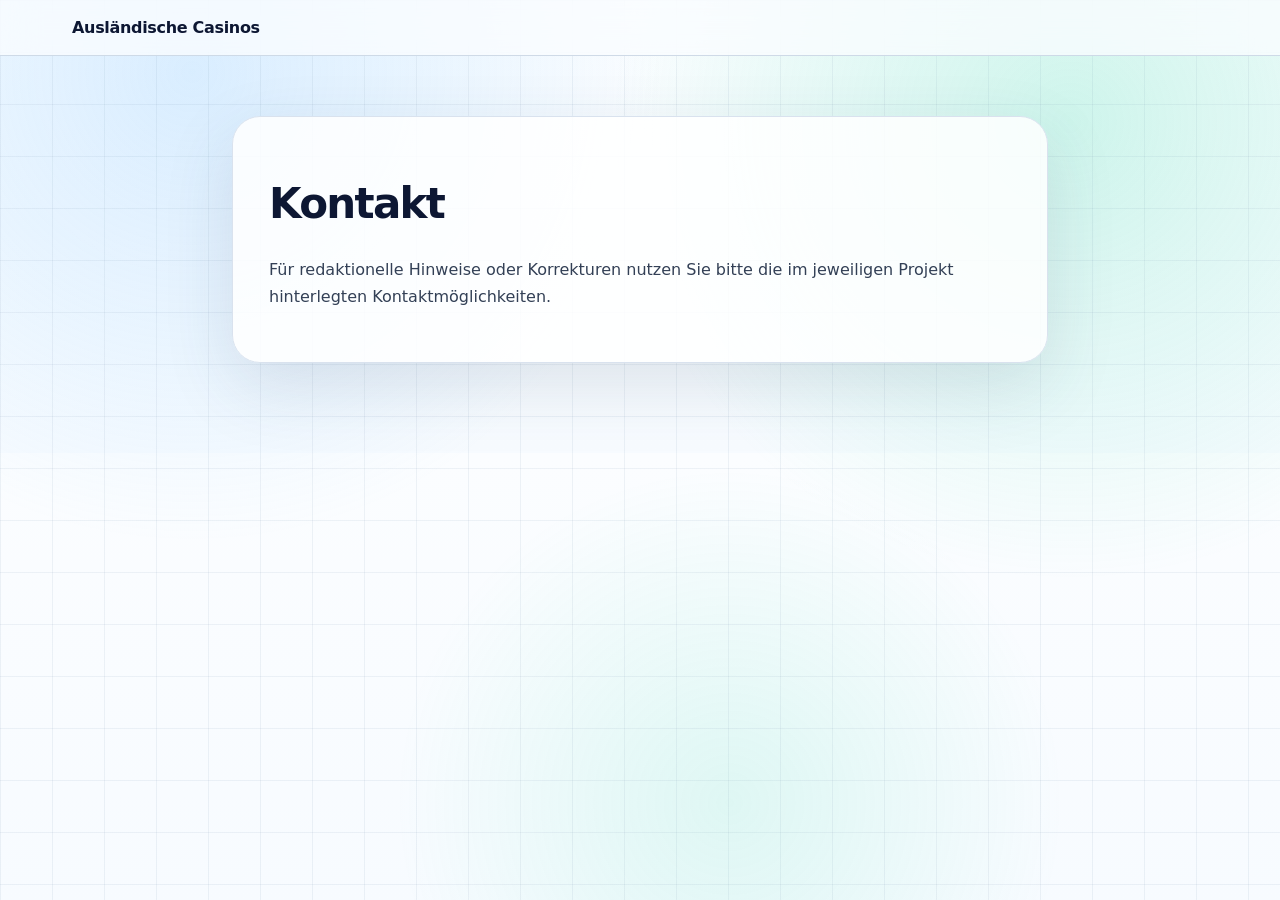
<file: kontakt/index.html>
<!doctype html><html lang="de"><head><meta charset="utf-8"><meta name="viewport" content="width=device-width,initial-scale=1"><title>Kontakt – Ausländische Casinos</title><meta name="robots" content="index,follow"><link rel="canonical" href="https://auslandische-casinos.pages.dev/kontakt/"><link rel="stylesheet" href="../assets/css/site.css"></head><body><header class="site-header"><div class="header-inner"><a class="brand" href="../">Ausländische Casinos</a></div></header><main class="subpage"><div class="subpage-card"><h1>Kontakt</h1><p>Für redaktionelle Hinweise oder Korrekturen nutzen Sie bitte die im jeweiligen Projekt hinterlegten Kontaktmöglichkeiten.</p></div></main></body></html>
</file>
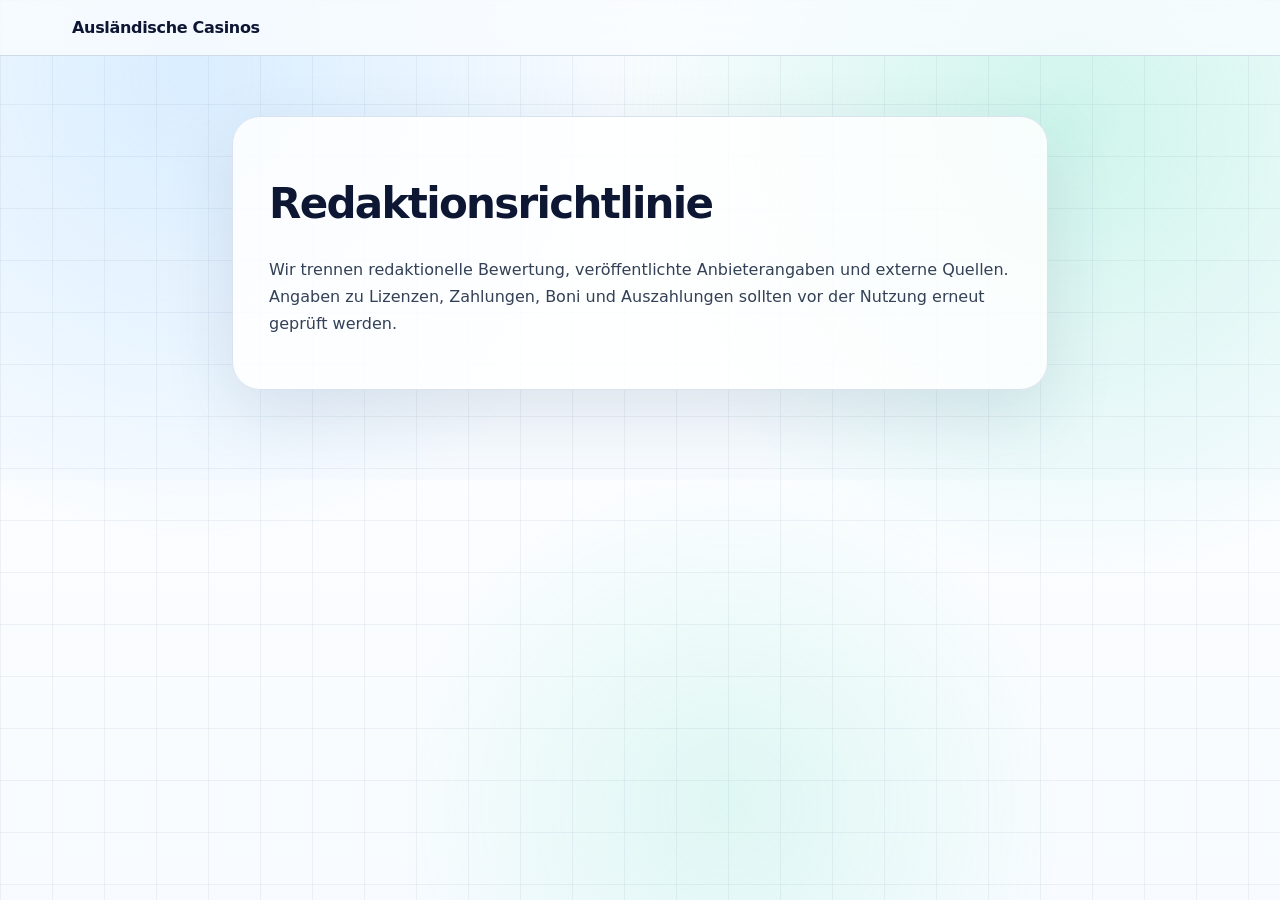
<file: redaktionsrichtlinie/index.html>
<!doctype html><html lang="de"><head><meta charset="utf-8"><meta name="viewport" content="width=device-width,initial-scale=1"><title>Redaktionsrichtlinie – Ausländische Casinos</title><meta name="robots" content="index,follow"><link rel="canonical" href="https://auslandische-casinos.pages.dev/redaktionsrichtlinie/"><link rel="stylesheet" href="../assets/css/site.css"></head><body><header class="site-header"><div class="header-inner"><a class="brand" href="../">Ausländische Casinos</a></div></header><main class="subpage"><div class="subpage-card"><h1>Redaktionsrichtlinie</h1><p>Wir trennen redaktionelle Bewertung, veröffentlichte Anbieterangaben und externe Quellen. Angaben zu Lizenzen, Zahlungen, Boni und Auszahlungen sollten vor der Nutzung erneut geprüft werden.</p></div></main></body></html>
</file>
<file: assets/css/site.css>
:root{--ink:#0d1733;--muted:#5b6477;--line:#d9e2ee;--card:rgba(255,255,255,.82);--mint:#56d8b5;--mint2:#bdf6e6;--blue:#a9d8ff;--soft:#f6f9fc;--warn:#d98900;--shadow:0 24px 70px rgba(35,67,102,.13)}
*{box-sizing:border-box}html{scroll-behavior:smooth}body{margin:0;color:var(--ink);font:16px/1.7 Inter,ui-sans-serif,system-ui,-apple-system,BlinkMacSystemFont,"Segoe UI",sans-serif;background:linear-gradient(180deg,#fbfdff 0%,#f7fbff 100%)}
a{color:inherit}img{max-width:100%;height:auto;display:block}
body:before{content:"";position:fixed;inset:0;pointer-events:none;z-index:-2;background-image:linear-gradient(rgba(126,150,176,.11) 1px,transparent 1px),linear-gradient(90deg,rgba(126,150,176,.11) 1px,transparent 1px);background-size:52px 52px}
body:after{content:"";position:fixed;inset:-20%;pointer-events:none;z-index:-3;background:radial-gradient(circle at 25% 20%,rgba(117,193,255,.25),transparent 28%),radial-gradient(circle at 74% 24%,rgba(75,224,178,.25),transparent 28%),radial-gradient(circle at 55% 78%,rgba(75,224,178,.15),transparent 24%)}
.site-header{position:sticky;top:0;z-index:30;border-bottom:1px solid rgba(197,211,226,.8);background:rgba(250,253,255,.78);backdrop-filter:blur(18px)}
.header-inner{max-width:1180px;margin:auto;padding:14px 22px;display:flex;align-items:center;justify-content:space-between;gap:24px}.brand{font-weight:850;text-decoration:none;letter-spacing:-.02em}.header-nav{display:flex;gap:18px;font-size:14px}.header-nav a{text-decoration:none;color:var(--muted)}
.hero{max-width:1180px;margin:50px auto 28px;padding:0 22px}.hero-card{position:relative;overflow:hidden;border:1px solid rgba(202,218,231,.9);border-radius:34px;padding:54px;box-shadow:var(--shadow);background:linear-gradient(120deg,rgba(255,255,255,.9),rgba(228,255,248,.82))}.hero-card:before{content:"";position:absolute;width:340px;height:340px;border-radius:50%;right:-120px;top:-150px;background:radial-gradient(circle,var(--mint2),transparent 65%)}
.eyebrow{display:inline-flex;align-items:center;border:1px solid #cbd7e4;background:rgba(255,255,255,.88);box-shadow:0 10px 30px rgba(62,87,113,.10);border-radius:999px;padding:8px 14px;font-size:12px;font-weight:800;text-transform:uppercase;letter-spacing:.08em}.hero h1{max-width:860px;margin:20px 0 14px;font-size:clamp(38px,6vw,70px);line-height:1.02;letter-spacing:-.055em}.hero p{max-width:760px;margin:0;color:var(--muted);font-size:19px}.hero-actions{display:flex;gap:12px;flex-wrap:wrap;margin-top:28px}.btn{display:inline-flex;align-items:center;justify-content:center;padding:12px 18px;border-radius:14px;text-decoration:none;font-weight:800}.btn-primary{background:var(--ink);color:white}.btn-soft{border:1px solid #cfdbe8;background:rgba(255,255,255,.75)}
.quick-grid{max-width:1180px;margin:0 auto 32px;padding:0 22px;display:grid;grid-template-columns:repeat(3,1fr);gap:16px}.quick-card{padding:22px;border:1px solid var(--line);border-radius:22px;background:rgba(255,255,255,.76);box-shadow:0 12px 35px rgba(47,76,103,.06)}.quick-card strong{display:block;font-size:17px;margin-bottom:5px}.quick-card span{color:var(--muted);font-size:14px}
.content-grid{max-width:1180px;margin:0 auto 70px;padding:0 22px;display:grid;grid-template-columns:270px minmax(0,1fr);gap:34px;align-items:start}.toc{position:sticky;top:82px;border:1px solid var(--line);border-radius:22px;background:rgba(255,255,255,.72);backdrop-filter:blur(14px);padding:18px;max-height:calc(100vh - 105px);overflow:auto}.toc-title{font-size:12px;font-weight:850;text-transform:uppercase;letter-spacing:.08em;margin-bottom:10px}.toc a{display:block;padding:9px 10px;border-radius:12px;text-decoration:none;color:#4f5b70;font-size:13px;line-height:1.35}.toc a:hover{background:#eef6ff;color:var(--ink)}
.article{min-width:0}.article>h2{margin:58px 0 18px;font-size:34px;line-height:1.15;letter-spacing:-.035em}.article>h3{margin:36px 0 14px;font-size:24px;line-height:1.25;letter-spacing:-.02em}.article p{margin:0 0 17px;color:#303b50}.article ul,.article ol{padding-left:24px;margin:0 0 22px}.article li{margin:7px 0}.article strong{color:#111c36}.article-image{margin:22px 0 28px;border-radius:26px;overflow:hidden;border:1px solid #d5e0ea;box-shadow:0 18px 50px rgba(42,72,98,.11);background:white}.article-image img{width:100%;aspect-ratio:1376/768;object-fit:cover}.notice-box{margin:26px 0;padding:22px 24px;border:1px solid #e1d6b8;border-left:5px solid var(--warn);border-radius:18px;background:rgba(255,250,235,.9)}.notice-box p{margin:0}.data-table{width:100%;border-collapse:separate;border-spacing:0;margin:24px 0 30px;background:rgba(255,255,255,.82);border:1px solid #d9e3ec;border-radius:18px;overflow:hidden;font-size:14px}.data-table th,.data-table td{padding:13px 14px;text-align:left;vertical-align:top;border-bottom:1px solid #e4ebf2}.data-table th{background:#eef7f4;font-weight:800}.data-table tr:last-child td{border-bottom:0}
.site-footer{border-top:1px solid #dbe4ed;background:rgba(255,255,255,.7)}.footer-inner{max-width:1180px;margin:auto;padding:30px 22px;display:flex;justify-content:space-between;gap:24px;align-items:center}.footer-inner nav{display:flex;gap:16px;flex-wrap:wrap}.footer-inner a{text-decoration:none;color:var(--muted);font-size:14px}
.subpage{max-width:860px;margin:60px auto 90px;padding:0 22px}.subpage-card{border:1px solid var(--line);border-radius:28px;background:rgba(255,255,255,.84);padding:36px;box-shadow:var(--shadow)}.subpage h1{font-size:42px;letter-spacing:-.04em;line-height:1.1}.subpage h2{margin-top:32px}.subpage p,.subpage li{color:#334056}
.skip-link{position:absolute;left:-9999px}.skip-link:focus{left:18px;top:18px;z-index:100;background:#fff;padding:10px 14px;border-radius:10px}
@media(max-width:900px){.header-nav{display:none}.hero-card{padding:36px 26px}.quick-grid{grid-template-columns:1fr}.content-grid{grid-template-columns:1fr}.toc{position:relative;top:auto;max-height:none}.article>h2{font-size:30px}.footer-inner{align-items:flex-start;flex-direction:column}}
@media(max-width:620px){.hero{margin-top:26px}.hero h1{font-size:42px}.hero p{font-size:17px}.hero-card{border-radius:24px;padding:30px 20px}.content-grid,.quick-grid,.hero{padding-left:14px;padding-right:14px}.data-table{display:block;overflow-x:auto;white-space:normal}.article>h2{font-size:28px}.article>h3{font-size:22px}}


.affiliate-section{max-width:1180px;margin:0 auto 38px;padding:0 22px}.affiliate-wrap{border:1px solid var(--line);border-radius:28px;background:rgba(255,255,255,.82);box-shadow:var(--shadow);padding:28px}.affiliate-heading{text-align:center;max-width:760px;margin:0 auto 24px}.affiliate-kicker{display:inline-block;color:#247a68;font-size:12px;font-weight:850;letter-spacing:.08em;text-transform:uppercase;margin-bottom:5px}.affiliate-heading h2{font-size:clamp(28px,4vw,40px);line-height:1.12;letter-spacing:-.035em;margin:4px 0 9px}.affiliate-heading p{margin:0;color:var(--muted)}.affiliate-updated{margin-top:7px;color:var(--muted);font-size:13px}.affiliate-list{display:grid;gap:12px}.affiliate-card{position:relative;display:grid;grid-template-columns:44px 76px minmax(145px,1fr) minmax(220px,1.35fr) minmax(135px,.6fr);gap:14px;align-items:center;padding:15px 16px;border:1px solid #dce6ee;border-radius:17px;background:#fff;box-shadow:0 6px 20px rgba(42,72,98,.055);transition:transform .18s ease,box-shadow .18s ease,border-color .18s ease}.affiliate-card:hover{transform:translateY(-2px);box-shadow:0 14px 32px rgba(42,72,98,.11)}.affiliate-card.top-pick{border:2px solid #50cdaa;margin-top:8px}.top-badge{position:absolute;top:-11px;left:15px;padding:4px 9px;border-radius:999px;background:#16896f;color:#fff;font-size:10px;font-weight:900;letter-spacing:.06em}.rank{width:34px;height:34px;display:grid;place-items:center;border-radius:50%;background:#eaf8f4;color:#15705e;font-weight:900}.logo-tile{width:70px;height:70px;border-radius:13px;display:grid;place-items:center;overflow:hidden;box-shadow:inset 0 0 0 1px rgba(13,23,51,.09)}.logo-tile img{width:82%;height:82%;object-fit:contain}.brand-name{font-weight:900;line-height:1.2;margin-bottom:5px}.rating-row{display:flex;align-items:center;gap:8px}.stars{position:relative;display:inline-block;font-size:16px;line-height:1;letter-spacing:1px}.stars-base{color:#c9d2da}.stars-fill{position:absolute;left:0;top:0;overflow:hidden;white-space:nowrap;color:#d89a16;width:var(--fill)}.score{font-size:12px;font-weight:800;color:var(--muted)}.bonus-label{text-transform:uppercase;letter-spacing:.06em;font-size:10px;font-weight:900;color:var(--muted);margin-bottom:3px}.bonus-text{font-weight:850;line-height:1.35;color:#203149}.affiliate-cta a{display:block;text-align:center;padding:12px 13px;border-radius:12px;background:var(--ink);color:#fff;text-decoration:none;font-weight:900}.affiliate-cta a:hover{background:#17294e}.affiliate-skeleton{height:102px;border-radius:17px;border:1px solid #e2e9ef;background:linear-gradient(90deg,#fff 0,#edf3f7 45%,#fff 75%);background-size:220% 100%;animation:affiliate-shimmer .8s 2 ease-out}@keyframes affiliate-shimmer{to{background-position:-220% 0}}.affiliate-error{padding:18px;border:1px solid #e7c7c7;border-radius:15px;background:#fff7f7;color:#7a2d2d;text-align:center}
@media(max-width:900px){.affiliate-card{grid-template-columns:40px 68px 1fr 1.1fr}.affiliate-cta{grid-column:4}.logo-tile{width:64px;height:64px}}
@media(max-width:650px){.affiliate-section{padding-left:14px;padding-right:14px}.affiliate-wrap{padding:20px 14px;border-radius:22px}.affiliate-heading{text-align:left}.affiliate-card,.affiliate-card.top-pick{grid-template-columns:60px 1fr;padding:15px 13px;gap:11px;margin-top:8px}.rank{position:absolute;right:11px;top:11px;width:28px;height:28px;font-size:12px}.logo-tile{width:60px;height:60px}.brand-col{grid-column:2;padding-right:28px}.bonus-col{grid-column:1/-1;background:#f4f8fa;border-radius:11px;padding:11px;text-align:center}.affiliate-cta{grid-column:1/-1}.affiliate-cta a{padding:14px}.top-badge{left:12px}}
@media(prefers-reduced-motion:reduce){.affiliate-card{transition:none}.affiliate-skeleton{animation:none}}
</file>
